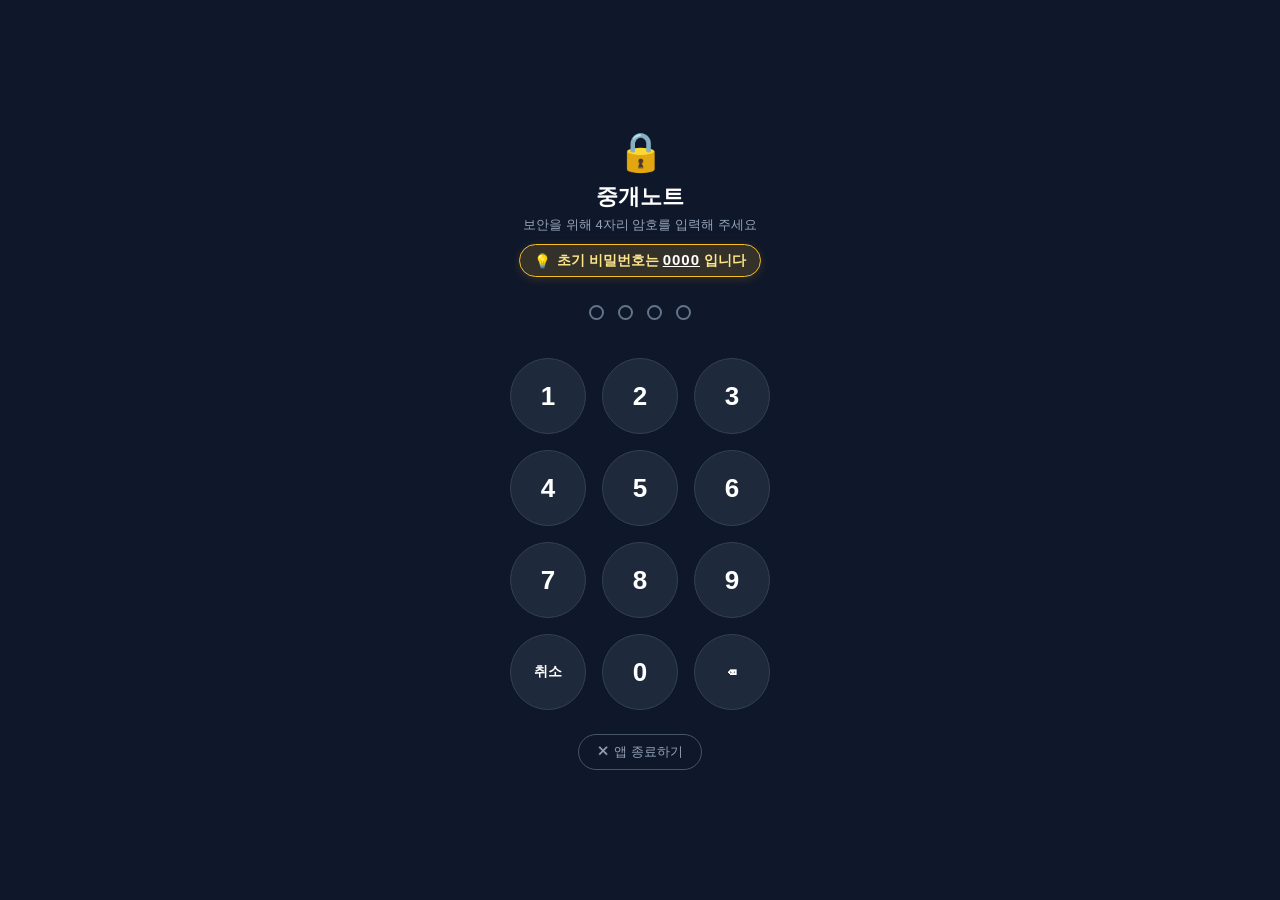
<file: index.html>
<!DOCTYPE html>
<html lang="ko">
<head>
  <meta charset="UTF-8">
  <meta name="viewport" content="width=device-width, initial-scale=1.0, maximum-scale=1.0, user-scalable=no, viewport-fit=cover">
  <title>중개노트 - 공인중개사 현장 수첩</title>
  <link rel="stylesheet" href="style.css?v=20261118_indigo_theme">
</head>
<body>

  
  <!-- 매물 정리(보관 vs 삭제) 모달 -->
  <div class="modal-overlay" id="organizeModal">
    <div class="modal-sheet" style="max-width: 420px; margin: auto; border-radius: 16px;">
      <div class="modal-title">
        <span>📦 매물 보관 및 삭제</span>
        <span style="cursor: pointer; color: #64748b;" onclick="closeModal('organizeModal')">✕</span>
      </div>
      <input type="hidden" id="targetOrganizePropId">
      
      <div style="margin-bottom: 14px;">
        <div id="targetOrganizePropName" style="font-size: 16px; font-weight: 800; color: #1e293b; margin-bottom: 4px;"></div>
        <p style="font-size: 13px; color: #64748b; line-height: 1.5;">
          이 매물을 어떻게 처리할까요? 소중한 비밀번호와 임대인 연락처는 언제든 다시 쓸 수 있도록 <b>보관</b>을 추천합니다.
        </p>
      </div>

      <div style="display: flex; flex-direction: column; gap: 10px;">
        <!-- 숨기기/보관 버튼 -->
        <button type="button" onclick="archiveCurrentProperty()" style="
          background: #eff6ff; 
          border: 1.5px solid #3b82f6; 
          border-radius: 10px; 
          padding: 12px 14px; 
          text-align: left; 
          cursor: pointer;
        ">
          <div style="font-size: 14px; font-weight: 800; color: #1d4ed8; display: flex; align-items: center; justify-content: space-between;">
            <span>📦 보관하기 (목록에서 숨김)</span>
            <span style="background: #2563eb; color: white; font-size: 11px; padding: 2px 7px; border-radius: 10px;">권장</span>
          </div>
          <div style="font-size: 12px; color: #475569; margin-top: 4px; line-height: 1.4;">
            메인 목록에서 깔끔하게 숨겨집니다. 비번/임대인 정보는 안전하게 보존되며 언제든 다시 살릴 수 있습니다.
          </div>
        </button>

        <!-- 완전 삭제 버튼 -->
        <button type="button" onclick="permanentlyDeleteCurrentProperty()" style="
          background: #fef2f2; 
          border: 1.5px solid #fecaca; 
          border-radius: 10px; 
          padding: 12px 14px; 
          text-align: left; 
          cursor: pointer;
        ">
          <div style="font-size: 14px; font-weight: 800; color: #dc2626;">
            🗑️ 완전 삭제 (영구 제거)
          </div>
          <div style="font-size: 12px; color: #991b1b; margin-top: 4px; line-height: 1.4;">
            물건지 비밀번호와 모든 기록을 복구할 수 없도록 완전히 삭제합니다.
          </div>
        </button>
      </div>

      <div style="margin-top: 14px; text-align: center;">
        <button type="button" class="btn-top" style="width: 100%; padding: 10px;" onclick="closeModal('organizeModal')">취소</button>
      </div>
    </div>
  </div>

  <!-- PIN Lock Screen -->
  <div id="lockScreen">
    <div style="font-size: 38px; margin-bottom: 8px;">🔒</div>
    <div style="font-size: 22px; font-weight: 900;">중개노트</div>
    <div style="font-size: 13px; color: #94a3b8; margin-top: 4px;">보안을 위해 4자리 암호를 입력해 주세요</div>
    <div id="lockInitialPinHint" style="display: inline-flex; align-items: center; gap: 6px; margin-top: 10px; background: rgba(251, 191, 36, 0.15); border: 1.5px solid #fbbf24; color: #fde68a; padding: 6px 14px; border-radius: 20px; font-size: 13.5px; font-weight: 800; box-shadow: 0 2px 10px rgba(251, 191, 36, 0.15);">
      <span>💡</span>
      <span>초기 비밀번호는 <b style="color: #ffffff; font-size: 15px; letter-spacing: 1px; text-decoration: underline;">0000</b> 입니다</span>
    </div>
    <div class="pin-dots">
      <div class="pin-dot" id="dot0"></div>
      <div class="pin-dot" id="dot1"></div>
      <div class="pin-dot" id="dot2"></div>
      <div class="pin-dot" id="dot3"></div>
    </div>
    <div class="pin-pad">
        <button type="button" class="pin-key" onclick="pressPin('1')">1</button>
        <button type="button" class="pin-key" onclick="pressPin('2')">2</button>
        <button type="button" class="pin-key" onclick="pressPin('3')">3</button>
        <button type="button" class="pin-key" onclick="pressPin('4')">4</button>
        <button type="button" class="pin-key" onclick="pressPin('5')">5</button>
        <button type="button" class="pin-key" onclick="pressPin('6')">6</button>
        <button type="button" class="pin-key" onclick="pressPin('7')">7</button>
        <button type="button" class="pin-key" onclick="pressPin('8')">8</button>
        <button type="button" class="pin-key" onclick="pressPin('9')">9</button>
        <button type="button" class="pin-key" style="font-size: 14px;" onclick="clearPin()">취소</button>
        <button type="button" class="pin-key" onclick="pressPin('0')">0</button>
        <button type="button" class="pin-key" style="font-size: 16px;" onclick="backspacePin()">⌫</button>
      </div>
    <button type="button" onclick="exitOrCloseApp()" style="margin-top: 24px; background: none; border: 1px solid #475569; color: #94a3b8; padding: 8px 18px; border-radius: 20px; font-size: 13px; cursor: pointer;">
      ✕ 앱 종료하기
    </button>
  </div>

  <!-- Initial PIN Alert Banner -->
  <div id="initialPinBanner" style="display:flex;">
    <div class="banner-left">
      <span>🔒</span>
      <span>초기비밀번호(0000) 사용 중입니다. 나만의 암호로 변경해 주세요!</span>
    </div>
    <button class="banner-btn" onclick="openSettingsModal()">변경하기 →</button>
  </div>

  <!-- Header -->
  <header>
    <div class="header-title">
      <span>🏡 중개노트</span>
    </div>
    <div class="header-btns">
      <button class="btn-top primary" onclick="openNewPropertyModal()" title="새로운 매물 주소 등록" style="background:#2563eb; color:#ffffff; border-color:#1d4ed8; font-weight:800;">➕ 새 매물</button>
      <button class="btn-top" onclick="openSessionHistoryModal()" title="지난 손님 안내/방문 기록 보관함 열기" style="background:#eff6ff; color:#1d4ed8; border-color:#93c5fd; font-weight:800;">🗂️ 지난 손님</button>
      <button class="btn-top" onclick="lockApp()" style="color:#dc2626; border-color:#fca5a5; background:#fef2f2; font-weight:800;" title="안전하게 로그아웃 및 종료">🚪 로그아웃</button>
      <button class="btn-top icon-only" onclick="openSettingsModal()" title="설정">⚙️</button>
    </div>
  </header>

  <div class="main-wrap">
    <!-- 업데이트 한 줄 공지 (소식지 터 대체) -->
    <div style="background: #F5F3FF; border: 1px solid #DDD6FE; border-radius: 8px; padding: 7px 12px; margin-bottom: 8px; display: flex; align-items: center; justify-content: space-between; font-size: 12.5px; box-shadow: 0 1px 3px rgba(0,0,0,0.02);">
      <div style="display: flex; align-items: center; gap: 6px; overflow: hidden; white-space: nowrap; text-overflow: ellipsis;">
        <span style="background: #6366F1; color: #FFFFFF; font-size: 10.5px; font-weight: 800; padding: 2px 6px; border-radius: 4px; flex-shrink: 0;">📌 NEW 업데이트</span>
        <span style="color: #4C1D95; font-weight: 700; overflow: hidden; white-space: nowrap; text-overflow: ellipsis;">
          워킹 손님 &amp; 공과금 정산용 [📌 상단 고정] 1초 우선배치 오픈!
        </span>
      </div>
      <a href="guide.html" target="_blank" rel="noopener noreferrer" style="color: #6D28D9; font-weight: 800; text-decoration: none; font-size: 11.5px; white-space: nowrap; margin-left: 8px; flex-shrink: 0;">
        사용법 ↗
      </a>
    </div>

    <!-- Quick Dong Filter & Search -->
    <div class="filter-bar" id="dongPills"></div>
    <div class="search-wrap">
      <input type="text" id="searchInput" class="search-box" placeholder="🔍 지번, 건물명, 동·호수, 전화번호 검색..." oninput="onSearchInputChanged()">
      <button type="button" id="btnSearchClear" class="btn-search-clear" onclick="clearSearchInput()" title="검색어 지우기">✕</button>
    </div>

    <!-- Showing Session Tags Bar (손님 쇼잉 투어 태그 바) -->
    <div class="showing-session-bar" id="showingSessionBar"></div>
    <div id="showingActiveBannerContainer"></div>

    <!-- Count Bar (보관함 매물 수 표시) -->
    <div class="sort-bar">
      <span style="font-size:13px; font-weight:700; color:#64748b;" id="propCount">총 0개 집</span>
    </div>

    <!-- Address-Centric Cards List -->
    <div id="addressCardsList"></div>
  </div>

  <!-- Modal: 새 집(주소) & 쇼잉 등록 및 물건지 수정 -->
  <div class="modal-overlay" id="propModal">
    <div class="modal-sheet">
      <div class="modal-title">
        <span id="propModalTitle">🏡 새 집(주소) 등록</span>
        <span style="cursor: pointer; color: #64748b;" onclick="closeModal('propModal')">✕</span>
      </div>
      <form id="propForm" onsubmit="savePropertyAndShowing(event)">
        <input type="hidden" id="editPropId">
        <!-- 1. 주소 -->
        <div class="form-group">
          <label class="form-label">1. 동 선택</label>
          <div class="chips" id="modalDongChips"></div>
          <input type="hidden" id="formDong" required>
        </div>

        <div class="form-group">
          <label class="form-label">지번 <span style="color:red">*</span></label>
          <input type="text" id="formJibun" class="form-input" placeholder="예: 234-12 (번지수)" required oninput="onJibunOrDongChanged()">
        </div>

        <div class="form-group">
          <label class="form-label">건물 / 단지명 (선택)</label>
          <input type="text" id="formBuilding" class="form-input" placeholder="예: 성산시영, 고건빌라, 현대아파트">
        </div>

        <div class="form-row-2">
          <div class="form-group">
            <label class="form-label">건물 동 (아파트인 경우)</label>
            <input type="text" id="formBDong" class="form-input" placeholder="예: 101동, 가동 (빌라는 비워두기)" oninput="onJibunOrDongChanged()">
          </div>
          <div class="form-group">
            <label class="form-label">호수 / 층수 (선택)</label>
            <input type="text" id="formHo" class="form-input" placeholder="예: 302호, 2층 (호수가 없으면 비워두기)" oninput="updatePasswordFieldsVisibility()">
          </div>
        </div>

        <!-- 2. 비밀번호 & 임대인 -->
        <div id="commonPwNoticeBar" style="display:none; background:#eff6ff; border:1px solid #bfdbfe; border-radius:8px; padding:8px 12px; margin-bottom:10px; font-size:12.5px; color:#1e40af; justify-content:space-between; align-items:center;">
          <span>🔑 이 건물(동) 공동현관 비번: <b id="commonPwNoticeVal">없음</b></span>
          <button type="button" onclick="toggleForceShowCommonPw()" style="background:#ffffff; border:1px solid #93c5fd; color:#2563eb; font-size:11px; font-weight:800; padding:3px 8px; border-radius:6px; cursor:pointer;">공동비번 변경</button>
        </div>

        <div class="form-row-2" id="pwRowContainer">
          <div class="form-group" id="commonPwGroup">
            <label class="form-label">공동현관 비번 <span style="font-size:11px; color:#2563eb; font-weight:normal;">(건물/동 공통)</span></label>
            <input type="text" id="formCommonPw" class="form-input" placeholder="예: #1234* / 종1234">
          </div>
          <div class="form-group" id="doorPwGroup">
            <label class="form-label" id="doorPwLabel">세대 도어락 비번</label>
            <input type="text" id="formDoorPw" class="form-input" placeholder="예: 5678*">
          </div>
        </div>

        <div class="form-row-2">
          <div class="form-group">
            <label class="form-label">비번 확인처 (임대인 등)</label>
            <input type="text" id="formOwnerName" class="form-input" placeholder="예: 집주인, 관리인">
          </div>
          <div class="form-group">
            <label class="form-label">임대인 연락처</label>
            <input type="tel" id="formOwnerPhone" class="form-input" placeholder="010-0000-0000">
          </div>
        </div>

        <div class="form-row-2">
          <div class="form-group">
            <label class="form-label" style="color:#0284c7;">현재 세입자(거주자) 호칭</label>
            <input type="text" id="formTenantName" class="form-input" placeholder="예: 세입자, 201호분">
          </div>
          <div class="form-group">
            <label class="form-label" style="color:#0284c7;">세입자 연락처 (방문 전 통화용)</label>
            <input type="tel" id="formTenantPhone" class="form-input" placeholder="010-0000-0000">
          </div>
        </div>

        <div class="form-group">
          <label class="form-label">💡 물건지 특이사항 메모 (자유 기록)</label>
          <textarea id="formPropMemo" class="form-textarea" rows="2" placeholder="예: 주차 1대 무료, 반려견 있음, 오후 2시 이후 방문 희망 등"></textarea>
        </div>

        <!-- 상단 고정 체크박스 -->
        <div style="background: #f5f3ff; border: 1.5px solid #ddd6fe; border-radius: 8px; padding: 10px 12px; margin-bottom: 12px; display: flex; align-items: center; justify-content: space-between;">
          <div>
            <div style="font-size: 13.5px; font-weight: 800; color: #5b21b6; display: flex; align-items: center; gap: 4px;">
              <span>📌</span>
              <span>목록 최상단 우선 고정 물건</span>
            </div>
            <div style="font-size: 11.5px; color: #6d28d9; margin-top: 2px;">
              워킹 손님 안내, 공과금 정산 등 당장 집중할 매물을 맨 위에 띄웁니다.
            </div>
          </div>
          <label style="position: relative; display: inline-flex; align-items: center; cursor: pointer;">
            <input type="checkbox" id="formNeedsSettlement" style="width: 20px; height: 20px; accent-color: #6366f1; cursor: pointer;">
          </label>
        </div>

        <!-- 3. 바로 잡힌 쇼잉 약속이 있다면 (신규 등록 시에만 표시) -->
        <div id="propModalShowingSection" style="background: #f8fafc; border: 1px dashed #cbd5e1; border-radius: 8px; padding: 12px; margin-top: 10px;">
          <div style="font-size: 13px; font-weight: 800; color: #2563eb; margin-bottom: 8px;">
            🗓️ 지금 바로 보여줄 약속이 있나요? (선택)
          </div>
          <div class="form-row-2">
            <div class="form-group">
              <label class="form-label">약속 날짜</label>
              <input type="date" id="formDate" class="form-input">
            </div>
            <div class="form-group">
              <label class="form-label">약속 시간</label>
              <input type="time" id="formTime" class="form-input">
            </div>
          </div>
          <div class="form-row-2">
            <div class="form-group">
              <label class="form-label">손님 연락처</label>
              <input type="tel" id="formClientPhone" class="form-input" placeholder="010-0000-0000" oninput="onPhoneInput(this.value)">
            </div>
            <div class="form-group">
              <label class="form-label">손님 구분 (미입력시 자동)</label>
              <input type="text" id="formClientName" class="form-input" placeholder="예: 직방, 신혼부부">
            </div>
          </div>
          <div class="chips" style="margin-top: 4px;">
            <button type="button" class="chip" onclick="quickTag('직방손님')">직방</button>
            <button type="button" class="chip" onclick="quickTag('네이버손님')">네이버</button>
            <button type="button" class="chip" onclick="quickTag('신혼부부')">신혼부부</button>
            <button type="button" class="chip" onclick="quickTag('1인청년')">1인청년</button>
            <button type="button" class="chip" onclick="quickTag('LH/버팀목')">LH/버팀목</button>
          </div>
        </div>

        <button type="submit" id="propSubmitBtn" class="btn-submit">새 매물 저장 완료</button>
      </form>
    </div>
  </div>

  <!-- Modal: 기존 집에 쇼잉 약속 추가 -->
  <div class="modal-overlay" id="addShowingModal">
    <div class="modal-sheet">
      <div class="modal-title">
        <span id="addShowingPropTitle">🗓️ 약속 잡기</span>
        <span style="cursor: pointer; color: #64748b;" onclick="closeModal('addShowingModal')">✕</span>
      </div>
      <form onsubmit="saveNewShowingToProp(event)">
        <input type="hidden" id="targetPropId">
        <div class="form-row-2">
          <div class="form-group">
            <label class="form-label">약속 날짜 <span style="color:red">*</span></label>
            <input type="date" id="addDate" class="form-input" required>
          </div>
          <div class="form-group">
            <label class="form-label">약속 시간 <span style="color:red">*</span></label>
            <input type="time" id="addTime" class="form-input" value="14:00" required>
          </div>
        </div>
        <div class="form-row-2">
          <div class="form-group">
            <label class="form-label">손님 연락처</label>
            <input type="tel" id="addClientPhone" class="form-input" placeholder="010-0000-0000" oninput="onAddPhoneInput(this.value)">
          </div>
          <div class="form-group">
            <label class="form-label">손님 구분 (미입력시 자동)</label>
            <input type="text" id="addClientName" class="form-input" placeholder="예: 직방, 신혼부부">
          </div>
        </div>
        <div class="chips">
          <button type="button" class="chip" onclick="quickAddTag('직방손님')">직방</button>
          <button type="button" class="chip" onclick="quickAddTag('네이버손님')">네이버</button>
          <button type="button" class="chip" onclick="quickAddTag('신혼부부')">신혼부부</button>
          <button type="button" class="chip" onclick="quickAddTag('1인청년')">1인청년</button>
          <button type="button" class="chip" onclick="quickAddTag('LH/버팀목')">LH/버팀목</button>
        </div>
        <div class="form-group" style="margin-top: 8px;">
          <label class="form-label">사전 메모</label>
          <input type="text" id="addMemo" class="form-input" placeholder="예: 전세 2억 희망, 주차 문의">
        </div>
        <button type="submit" class="btn-submit">약속 등록하기</button>
      </form>
    </div>
  </div>

  <!-- Modal: 새 손님 등록 (보여줄 집 묶음) -->
  <div class="modal-overlay" id="newShowingSessionModal">
    <div class="modal-sheet" style="max-width: 440px; margin: auto; border-radius: 16px;">
      <div class="modal-title">
        <span>👤 새 손님 등록 (보여줄 집 묶기)</span>
        <span style="cursor: pointer; color: #64748b;" onclick="closeModal('newShowingSessionModal')">✕</span>
      </div>
      <form onsubmit="createNewShowingSession(event)">
        <div class="form-row-2">
          <div class="form-group">
            <label class="form-label">방문 / 약속 날짜 <span style="color:red">*</span></label>
            <input type="date" id="sessionDate" class="form-input" required>
          </div>
          <div class="form-group">
            <label class="form-label">약속 시간</label>
            <input type="time" id="sessionTime" class="form-input" value="14:00">
          </div>
        </div>
        <div class="form-row-2">
          <div class="form-group">
            <label class="form-label">손님 전화번호 (뒷4자리 or 전체) <span style="color:red">*</span></label>
            <input type="tel" id="sessionPhone" class="form-input" placeholder="예: 5678 또는 010-1234-5678" required>
          </div>
          <div class="form-group">
            <label class="form-label">손님 구분 / 성함 (선택)</label>
            <input type="text" id="sessionClientName" class="form-input" placeholder="예: 직방, 신혼부부, 김사장">
          </div>
        </div>
        <div class="chips" style="margin-bottom: 8px;">
          <button type="button" class="chip" onclick="document.getElementById('sessionClientName').value='직방'">직방</button>
          <button type="button" class="chip" onclick="document.getElementById('sessionClientName').value='네이버'">네이버</button>
          <button type="button" class="chip" onclick="document.getElementById('sessionClientName').value='신혼부부'">신혼부부</button>
          <button type="button" class="chip" onclick="document.getElementById('sessionClientName').value='청년/버팀목'">청년/버팀목</button>
        </div>
        <div class="form-group">
          <label class="form-label">💡 손님 희망조건 / 메모 (선택)</label>
          <input type="text" id="sessionMemo" class="form-input" placeholder="예: 전세 3억 이하, 주차 1대 필수, 12월 말 입주">
        </div>
        <button type="submit" class="btn-submit" style="margin-top: 10px;">👤 손님 등록 및 보여줄 집 담기</button>
      </form>
    </div>
  </div>

  <!-- Modal: 쇼잉 완료 결과 메모 -->
  <div class="modal-overlay" id="feedbackModal">
    <div class="modal-sheet">
      <div class="modal-title">
        <span>📝 손님 반응 / 결과 기록</span>
        <span style="cursor: pointer; color: #64748b;" onclick="closeModal('feedbackModal')">✕</span>
      </div>
      <input type="hidden" id="feedbackShowingId">
      <div class="form-group">
        <label class="form-label">손님 반응 및 진행 상황</label>
        <textarea id="feedbackText" class="form-textarea" rows="4" placeholder="예: 방 채광은 좋아함. 보증금 1천만 깎아주면 계약하겠다고 함. 주말 재방문 예정"></textarea>
      </div>
      <button class="btn-submit" onclick="saveFeedback()">기록 저장</button>
    </div>
  </div>

  <!-- Modal: 지난 손님 안내/방문 기록 보관함 -->
  <div class="modal-overlay" id="sessionHistoryModal">
    <div class="modal-sheet" style="max-height: 85vh; overflow-y: auto;">
      <div class="modal-title">
        <span>🗂️ 지난 손님 안내/방문 기록</span>
        <span style="cursor: pointer; color: #64748b;" onclick="closeModal('sessionHistoryModal')">✕</span>
      </div>
      <div id="sessionHistoryList" style="display:flex; flex-direction:column; gap:10px; margin-top:8px;"></div>
    </div>
  </div>

  <!-- Modal: 설정 -->
  <div class="modal-overlay" id="settingsModal">
    <div class="modal-sheet">
      <div class="modal-title">
        <span>⚙️ 환경 설정</span>
        <span style="cursor: pointer; color: #64748b;" onclick="closeModal('settingsModal')">✕</span>
      </div>

      <!-- 대표 공인중개사 모바일 명함 바로가기 -->
      <a href="https://no1korealtor.github.io/realtor-card/" target="_blank" style="display: flex; align-items: center; justify-content: space-between; margin-bottom: 14px; background: linear-gradient(135deg, #1e40af 0%, #2563eb 100%); color: white; border-radius: 12px; padding: 14px 16px; text-decoration: none; box-shadow: 0 4px 12px rgba(37, 99, 235, 0.2);">
        <div style="display: flex; align-items: center; gap: 10px;">
          <span style="font-size: 24px;">🪪</span>
          <div>
            <div style="font-size: 14.5px; font-weight: 800;">조항준 대표 공인중개사 명함</div>
            <div style="font-size: 11.5px; opacity: 0.9;">신대림공인중개사사무소 · 모바일 명함 및 정보 공개</div>
          </div>
        </div>
        <span style="font-size: 13px; font-weight: 800; background: rgba(255,255,255,0.2); padding: 4px 10px; border-radius: 20px;">보기 →</span>
      </a>

      <!-- [예고] 사무소 팀 공유 & 퇴사자 데이터 보안 관리 솔루션 -->
      <div style="margin-bottom: 16px; background: linear-gradient(135deg, #eff6ff 0%, #dbeafe 100%); border: 1.5px solid #93c5fd; border-radius: 10px; padding: 13px 14px;">
        <div style="display: flex; align-items: center; justify-content: space-between; margin-bottom: 6px;">
          <span style="font-size: 14px; font-weight: 900; color: #1e40af; display: flex; align-items: center; gap: 5px;">
            👥 사무소 팀 공유 & 보안 관리
          </span>
          <span style="background: #2563eb; color: white; font-size: 10.5px; font-weight: 800; padding: 2px 7px; border-radius: 10px;">
            준비 중
          </span>
        </div>
        <p style="font-size: 12px; color: #334155; line-height: 1.45; margin-bottom: 10px;">
          대표 공인중개사의 영업비밀(도어락/연락처)을 안전하게 지키고, 직원들과 실시간 매물을 동기화하는 스마트 오피스 솔루션입니다.
        </p>
        <button type="button" class="btn-top" style="width: 100%; background: #2563eb; color: white; border: none; font-weight: 800; padding: 9px;" onclick="openTeamPreviewModal()">
          🏢 사무소 팀 공유 & 보안 솔루션 안내 보기 →
        </button>
      </div>

      <!-- 내 활동 동 목록 관리 -->
      <div style="margin-bottom: 16px;">
        <label class="form-label">📍 내 활동 동 목록 (상단 필터 칩)</label>
        <div class="chips" id="settingsDongChips"></div>
        <div style="display:flex; gap:6px; margin-top:8px;">
          <input type="text" id="newDongText" class="form-input" placeholder="새로운 동 이름 (예: 연남동)">
          <button type="button" class="btn-top primary" onclick="addDong()">추가</button>
        </div>
      </div>

      <!-- 지도 검색용 기준 시/구 -->
      <div style="margin-bottom: 16px;">
        <label class="form-label">기본 시/구 (네이버 지도 검색용)</label>
        <input type="text" id="baseDistrict" class="form-input" onchange="settings.baseDistrict=this.value; saveData();">
      </div>

      <div style="margin-bottom: 16px; background: #f8fafc; padding: 12px; border-radius: 8px; border: 1px solid var(--border);">
        <label class="form-label" style="margin-bottom: 8px;">🔒 보안 암호(PIN) 4자리 변경</label>
        <div style="display: flex; flex-direction: column; gap: 8px;">
          <input type="password" id="newPinInput" class="form-input" maxlength="4" placeholder="새 암호 (숫자 4자리)" style="text-align: center; letter-spacing: 4px; font-size: 16px;">
          <input type="password" id="confirmPinInput" class="form-input" maxlength="4" placeholder="새 암호 한 번 더 확인" style="text-align: center; letter-spacing: 4px; font-size: 16px;">
          <button type="button" class="btn-top primary" style="width: 100%; padding: 10px; font-weight: 800;" onclick="updatePin()">암호 변경 저장</button>
        </div>
      </div>
      <div style="margin-top: 16px; padding-top: 12px; border-top: 1px dashed var(--border);">
        <label class="form-label">🛡️ 공인중개사 자산 보호 (자동 스냅샷 & 암호화 금고)</label>
        <p style="font-size:12px; color:#64748b; margin-bottom:8px;">
          앱을 삭제해도 스마트폰 공용 저장소(Documents)에 AES-256으로 암호화 보관되어, 재설치 시 암호만 치면 100% 복구됩니다.
        </p>
        <div style="display:flex; flex-direction:column; gap:6px;">
          <button class="btn-top" type="button" style="width:100%; border-color:#3b82f6; color:#1d4ed8; font-weight:800;" onclick="restoreLatestSnapshot()">🔄 직전 저장 상태로 되돌리기 (실수 복구)</button>
          <button class="btn-top" type="button" style="width:100%; border-color:#10b981; color:#047857; font-weight:800;" onclick="exportEncryptedVaultFile()">🔐 암호화 금고 파일 내보내기 (.enc)</button>
          <button class="btn-top" type="button" style="width:100%; border-color:#8b5cf6; color:#6d28d9; font-weight:800;" onclick="document.getElementById('importVaultFile').click()">📂 암호화 금고 파일 복원 (.enc)</button>
          <input type="file" id="importVaultFile" style="display:none;" accept=".enc,.json" onchange="importEncryptedVaultFile(event)">
        </div>
      </div>

      <div style="display:flex; gap:8px; margin-top:14px;">
        <button class="btn-top" style="flex:1;" onclick="exportData()">💾 일반 JSON 백업</button>
        <button class="btn-top" style="flex:1;" onclick="document.getElementById('importFile').click()">📂 복원</button>
        <input type="file" id="importFile" style="display:none;" accept=".json" onchange="importData(event)">
      </div>

      <!-- 지난 손님 안내/방문 기록 바로가기 -->
      <div style="margin-top: 14px; background: #f8fafc; border: 1.5px solid #cbd5e1; border-radius: 10px; padding: 12px 14px;">
        <div style="display: flex; align-items: center; justify-content: space-between; margin-bottom: 6px;">
          <span style="font-size: 13.5px; font-weight: 800; color: #1e293b; display: flex; align-items: center; gap: 5px;">
            🗂️ 지난 손님 안내/방문 기록 보관함
          </span>
          <button type="button" class="btn-top" onclick="openSessionHistoryModal()" style="font-size: 11.5px; font-weight: 800; padding: 3px 8px; border-color: #3b82f6; color: #1d4ed8; background: #eff6ff;">
            기록 열기 →
          </button>
        </div>
        <p style="font-size: 12px; color: #64748b; line-height: 1.45; margin: 0;">
          완료된 손님별 보여준 집 목록과 현장 피드백 메모를 날짜/전화번호로 찾아볼 수 있습니다.
        </p>
      </div>

      <!-- 공식 매뉴얼 & 버전 업데이트 안내 링크 -->
      <div style="margin-top: 14px; background: #fffdf5; border: 1.5px solid #fde68a; border-radius: 10px; padding: 12px 14px;">
        <div style="display: flex; align-items: center; justify-content: space-between; margin-bottom: 6px;">
          <span style="font-size: 13.5px; font-weight: 800; color: #b45309; display: flex; align-items: center; gap: 5px;">
            ☕ 개발자 따뜻한 커피 응원
          </span>
          <span style="font-size: 11px; font-weight: 700; color: #d97706;">카카오뱅크</span>
        </div>
        <p style="font-size: 12px; color: #78350f; line-height: 1.45; margin-bottom: 8px;">
          중개노트가 현장 업무에 도움이 되셨다면, 따뜻한 커피 한 잔의 응원으로 더 좋은 업데이트를 선물해 주세요! 🙏
        </p>
        <div style="background: #ffffff; border: 1px solid #fde68a; border-radius: 8px; padding: 10px 12px; display: flex; align-items: center; justify-content: space-between; gap: 6px;">
          <div>
            <div style="font-size: 13.5px; font-weight: 900; color: #1e293b;">카카오뱅크 3333-33-8298898</div>
            <div style="font-size: 11.5px; color: #64748b;">예금주: 조항준</div>
          </div>
          <button type="button" onclick="copyDonationAccountInApp()" class="btn-top" style="background:#f59e0b; color:white; border-color:#d97706; font-size:12px; font-weight:800; padding:6px 10px;">
            📋 복사
          </button>
        </div>
      </div>
      <div style="margin-top: 18px; padding-top: 14px; border-top: 1px dashed var(--border);">
        <div style="background: #f0fdf4; border: 1.5px solid #86efac; border-radius: 10px; padding: 12px 14px;">
          <div style="display: flex; align-items: center; justify-content: space-between; margin-bottom: 6px;">
            <span style="font-size: 13.5px; font-weight: 800; color: #166534; display: flex; align-items: center; gap: 5px;">
              📖 중개노트 공식 가이드 & 소식
            </span>
            <span style="background: #f59e0b; color: white; font-size: 11px; font-weight: 800; padding: 2px 7px; border-radius: 10px;">
              v1.0.4 NEW
            </span>
          </div>
          <p style="font-size: 12px; color: #374151; line-height: 1.45; margin-bottom: 10px;">
            새로운 기능 설명, 동·호수 묶음 관리법, 버전별 업데이트 내역을 <b>중개수첩.kr</b> 공식 홈페이지에서 확인하실 수 있습니다.
          </p>
          <a href="guide.html" target="_blank" style="
            display: flex; align-items: center; justify-content: center; gap: 6px;
            background: #15803d; color: white; text-decoration: none;
            padding: 10px; border-radius: 8px; font-size: 13px; font-weight: 800;
          ">
            🌐 사용 설명서 & 업데이트 소식 보러가기 →
          </a>
        </div>
      </div>
    </div>
  </div>

  <!-- Modal: 무료 플랜 한도(100개) 도달 안내 모달 -->
  <div class="modal-overlay" id="limitModal">
    <div class="modal-sheet" style="text-align: center; max-height: 85vh; overflow-y: auto;">
      <div style="font-size: 42px; margin-bottom: 6px;">👑</div>
      <div class="modal-title" style="justify-content: center; border: none; margin-bottom: 4px; font-size: 17px; color: #1e293b;">
        무료 플랜 보관 한도(100개)에 도달했습니다
      </div>
      <p style="font-size: 13px; color: #475569; margin-bottom: 14px; line-height: 1.55;">
        중개노트 개인 무료 에디션은 <b>최대 100개의 매물</b>까지 안전하게 보관하실 수 있습니다.<br>
        이미 등록된 매물은 <b style="color:#1d4ed8;">평생 무료로 조회 및 수정</b>이 가능합니다!
      </p>

      <!-- Tip Box: Archive Completed Deals -->
      <div style="background: #f8fafc; border: 1.5px solid #cbd5e1; border-radius: 10px; padding: 12px 14px; text-align: left; margin-bottom: 14px;">
        <div style="font-size: 13px; font-weight: 800; color: #0f172a; margin-bottom: 4px; display: flex; align-items: center; gap: 5px;">
          💡 여유 공간 확보 꿀팁 (계약완료 보관)
        </div>
        <div style="font-size: 12px; color: #475569; line-height: 1.5;">
          이미 계약이 완료된 매물은 <b>[📁 매물정리 ➔ 📦 숨기기 / 계약완료 보관]</b>을 누르시면, 소중한 도어락 비밀번호는 보존되면서 활성 보관 공간이 확보됩니다.
        </div>
      </div>

      <!-- Preview Pro Plan Banner -->
      <div style="background: linear-gradient(135deg, #eff6ff 0%, #dbeafe 100%); border: 1.5px solid #93c5fd; border-radius: 10px; padding: 12px 14px; text-align: left; margin-bottom: 16px;">
        <div style="font-size: 13px; font-weight: 800; color: #1e40af; margin-bottom: 4px; display: flex; align-items: center; justify-content: space-between;">
          <span>🏢 무제한 프로 비즈니스 플랜</span>
          <span style="background: #2563eb; color: white; font-size: 10px; font-weight: 800; padding: 2px 6px; border-radius: 8px;">출시 예정</span>
        </div>
        <div style="font-size: 12px; color: #334155; line-height: 1.45;">
          • <b>무제한 매물 보관</b><br>
          • <b>실시간 사무소 팀 공유 & 퇴사자 원격 보안 회수</b><br>
          • <b>사업자 인증 기반 마스터 라이선스</b>
        </div>
      </div>

      <div style="display: flex; gap: 8px;">
        <button type="button" class="btn-top" style="flex: 1; padding: 11px; font-weight: 700;" onclick="closeModal('limitModal')">확인</button>
        <button type="button" class="btn-top primary" style="flex: 1.2; padding: 11px; font-weight: 800;" onclick="closeModal('limitModal'); openTeamPreviewModal();">
          사무소 플랜 알아보기 →
        </button>
      </div>
    </div>
  </div>

  <!-- Modal: 사무소 팀 공유 & 퇴사자 보안 솔루션 안내 (Coming Soon) -->
  <div class="modal-overlay" id="teamPreviewModal">
    <div class="modal-sheet" style="max-height: 88vh; overflow-y: auto;">
      <div class="modal-title">
        <span style="color: #1e40af; font-size: 16px; font-weight: 900;">👥 사무소 팀 공유 & 데이터 보안 관리</span>
        <span style="cursor: pointer; color: #64748b;" onclick="closeModal('teamPreviewModal')">✕</span>
      </div>

      <!-- Hero Banner -->
      <div style="background: linear-gradient(135deg, #1e3a8a 0%, #2563eb 100%); color: white; border-radius: 12px; padding: 15px; margin-bottom: 14px;">
        <div style="font-size: 15px; font-weight: 900; margin-bottom: 4px;">🛡️ 대표님의 소중한 영업자산을 완벽히 보호합니다</div>
        <div style="font-size: 12.5px; opacity: 0.95; line-height: 1.5;">
          도어락 비밀번호, 임대인 개인 번호, 쇼잉 메모는 사무소의 핵심 재산입니다.<br>
          직원이 퇴사해도 정보 유출 걱정 없는 전용 보안 솔루션을 준비하고 있습니다.
        </div>
      </div>

      <!-- Key Features List -->
      <div style="display: flex; flex-direction: column; gap: 9px; margin-bottom: 14px;">
        <div style="background: #f8fafc; border: 1px solid #e2e8f0; border-radius: 8px; padding: 11px 12px;">
          <div style="font-size: 13.5px; font-weight: 800; color: #1d4ed8; margin-bottom: 3px;">🔑 1. 정식 공인중개사(사업자) 인증 마스터 권한</div>
          <div style="font-size: 12.5px; color: #475569; line-height: 1.45;">
            대표 공인중개사 자격 및 사업자등록증 확인을 통해 전용 마스터 키가 발급되며, 사무소 팀 관리 및 직원 초대 권한이 활성화됩니다.
          </div>
        </div>

        <div style="background: #f8fafc; border: 1px solid #e2e8f0; border-radius: 8px; padding: 11px 12px;">
          <div style="font-size: 13.5px; font-weight: 800; color: #1d4ed8; margin-bottom: 3px;">🚫 2. 직원 기기 외부 영구 백업 원천 차단</div>
          <div style="font-size: 12.5px; color: #475569; line-height: 1.45;">
            직원 스마트폰에는 공용 문서 백업(.enc) 생성을 원천 차단하여, 앱을 삭제하고 나가더라도 이전 장부를 임의로 복원할 수 없습니다.
          </div>
        </div>

        <div style="background: #f8fafc; border: 1px solid #e2e8f0; border-radius: 8px; padding: 11px 12px;">
          <div style="font-size: 13.5px; font-weight: 800; color: #1d4ed8; margin-bottom: 3px;">⚡ 3. 퇴사 시 원격 권한 회수 & 데이터 즉시 파기 (Remote Wipe)</div>
          <div style="font-size: 12.5px; color: #475569; line-height: 1.45;">
            대표님이 관리창에서 클릭 한 번으로 퇴사 처리 시, 해당 직원 폰의 사무소 매물과 도어락 비밀번호가 흔적 없이 100% 자동 소멸됩니다.
          </div>
        </div>

        <div style="background: #f8fafc; border: 1px solid #e2e8f0; border-radius: 8px; padding: 11px 12px;">
          <div style="font-size: 13.5px; font-weight: 800; color: #1d4ed8; margin-bottom: 3px;">📶 4. 지하 1층 상가·엘리베이터 음영지역 무중단 (오프라인 퍼스트)</div>
          <div style="font-size: 12.5px; color: #475569; line-height: 1.45;">
            인터넷 전파가 터지지 않는 지하층에서도 멈춤 없이 0.001초 만에 도어락 번호가 즉시 열리는 고성능 자체 엔진이 적용됩니다.
          </div>
        </div>
      </div>

      <!-- Policy notice box -->
      <div style="background: #fffbeb; border: 1.5px solid #fde68a; border-radius: 8px; padding: 11px 13px; margin-bottom: 14px;">
        <div style="font-size: 12.5px; font-weight: 800; color: #92400e; margin-bottom: 3px;">📢 서비스 운영 정책(Policy) 안내</div>
        <div style="font-size: 12px; color: #78350f; line-height: 1.5;">
          현재 현장 무중단 동기화 안정성 검증과 공인중개사 자산 보호 세부 운영 규정을 면밀히 검토하고 있습니다.<br>
          구체적인 정책 및 이용 절차가 확정되는 대로 정식 가동될 예정이오니 많은 기대와 성원 부탁드립니다.
        </div>
      </div>

      <div style="display: flex; gap: 8px;">
        <button type="button" class="btn-top" style="flex: 1; padding: 11px; font-weight: 700;" onclick="closeModal('teamPreviewModal')">닫기</button>
        <a href="guide.html#sec-team-preview" target="_blank" class="btn-top primary" style="flex: 1.3; padding: 11px; font-weight: 800; text-align: center; text-decoration: none;" onclick="closeModal('teamPreviewModal')">
          📖 매뉴얼에서 자세히 보기 →
        </a>
      </div>
    </div>
  </div>

  <!-- Modal: 암호화 금고 복구 안내 모달 (재설치 시 자동 감지) -->
  <div class="modal-overlay" id="vaultRecoveryModal">
    <div class="modal-sheet" style="text-align: center;">
      <div style="font-size: 42px; margin-bottom: 8px;">🛡️</div>
      <div class="modal-title" style="justify-content: center; border: none; margin-bottom: 6px;">이전 보안 금고가 발견되었습니다!</div>
      <p style="font-size: 13px; color: #475569; margin-bottom: 16px; line-height: 1.5;">
        앱이 새로 설치되었지만 스마트폰에 안전하게 암호화 보관된 <b>중개사 자산 장부</b>가 감지되었습니다.<br>
        이전에 사용하시던 비밀번호(PIN)를 입력하시면 즉시 복원됩니다.
      </p>
      <input type="password" id="vaultRecoveryPinInput" class="form-input" maxlength="6" placeholder="기존 비밀번호 입력" style="text-align: center; font-size: 20px; letter-spacing: 4px; margin-bottom: 12px;">
      <div style="display: flex; gap: 8px;">
        <button type="button" class="btn-top" style="flex: 1;" onclick="closeModal('vaultRecoveryModal')">새로 시작하기</button>
        <button type="button" class="btn-top primary" style="flex: 1; font-weight: 800;" onclick="submitVaultRecovery()">금고 데이터 복구</button>
      </div>
    </div>
  </div>

    <!-- Floating Manual Button (항상 노출되는 사용 설명서 바로가기) -->
  <div class="floating-bottom-dock">
    <a href="https://no1korealtor.github.io/realtor-card/" target="_blank" class="btn-floating-pill btn-floating-profile" title="대표 공인중개사 모바일 명함 & 신뢰 정보">
      <span>🪪</span>
      <span>소장 명함</span>
    </a>
    <a href="guide.html" target="_blank" class="btn-floating-pill btn-floating-guide" title="중개노트 사용 설명서 보기">
      <span>📖</span>
      <span>사용설명서</span>
    </a>
  </div>

  <div id="toast"></div>

  <script src="app.js?v=20261118_pin_feature" defer></script>
</body>
</html>
</file>
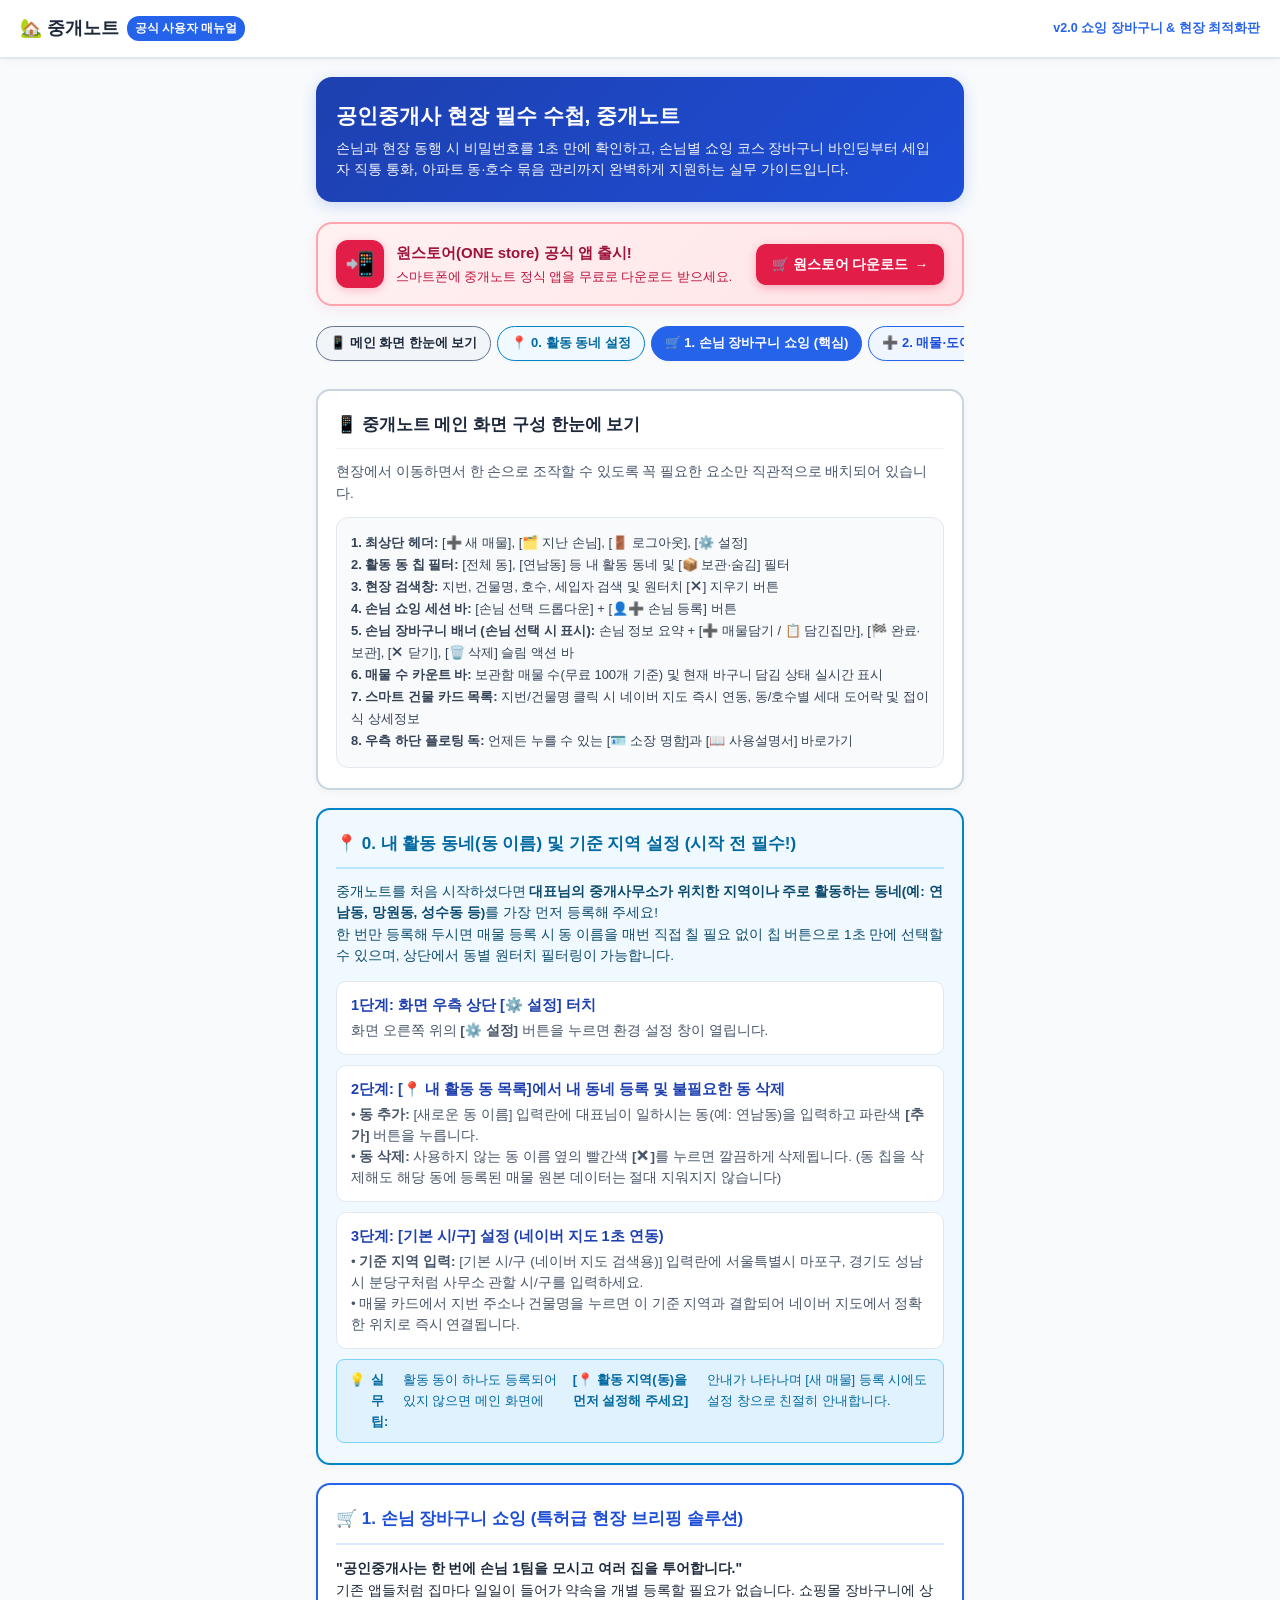
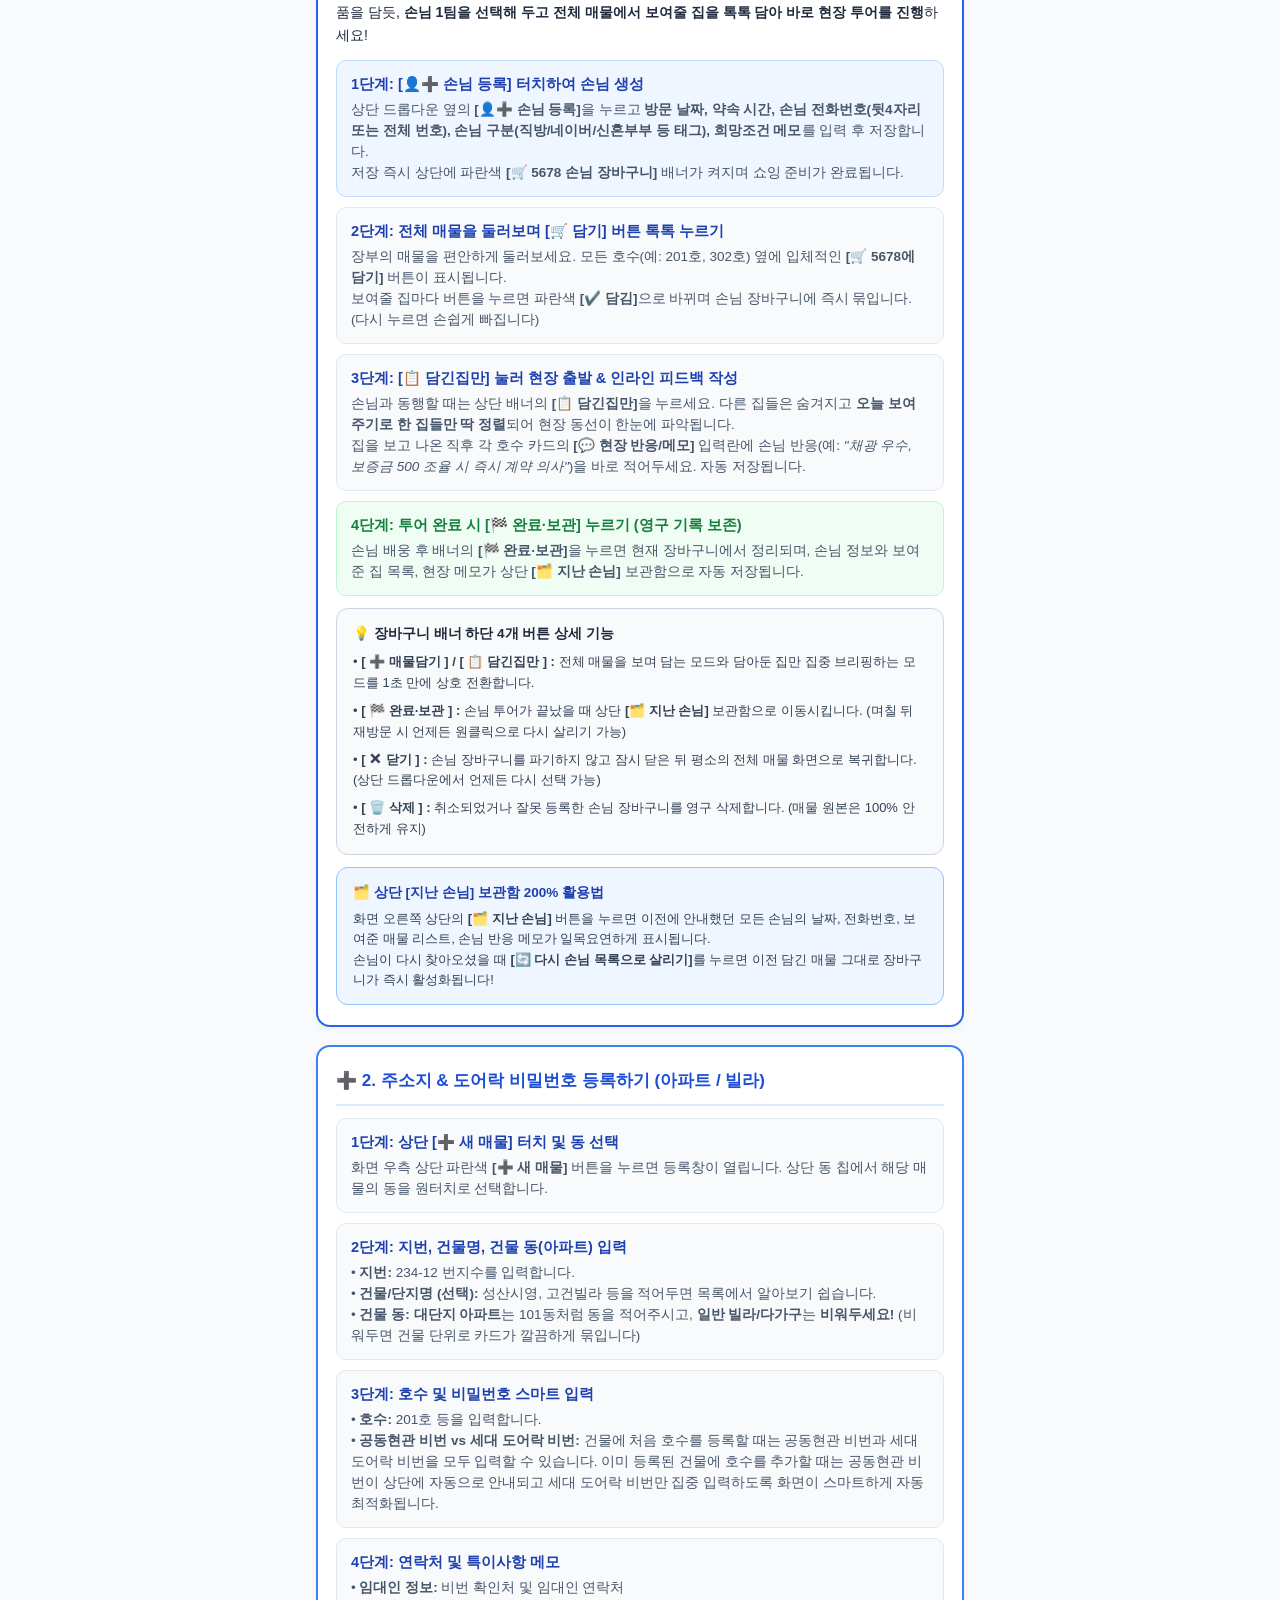
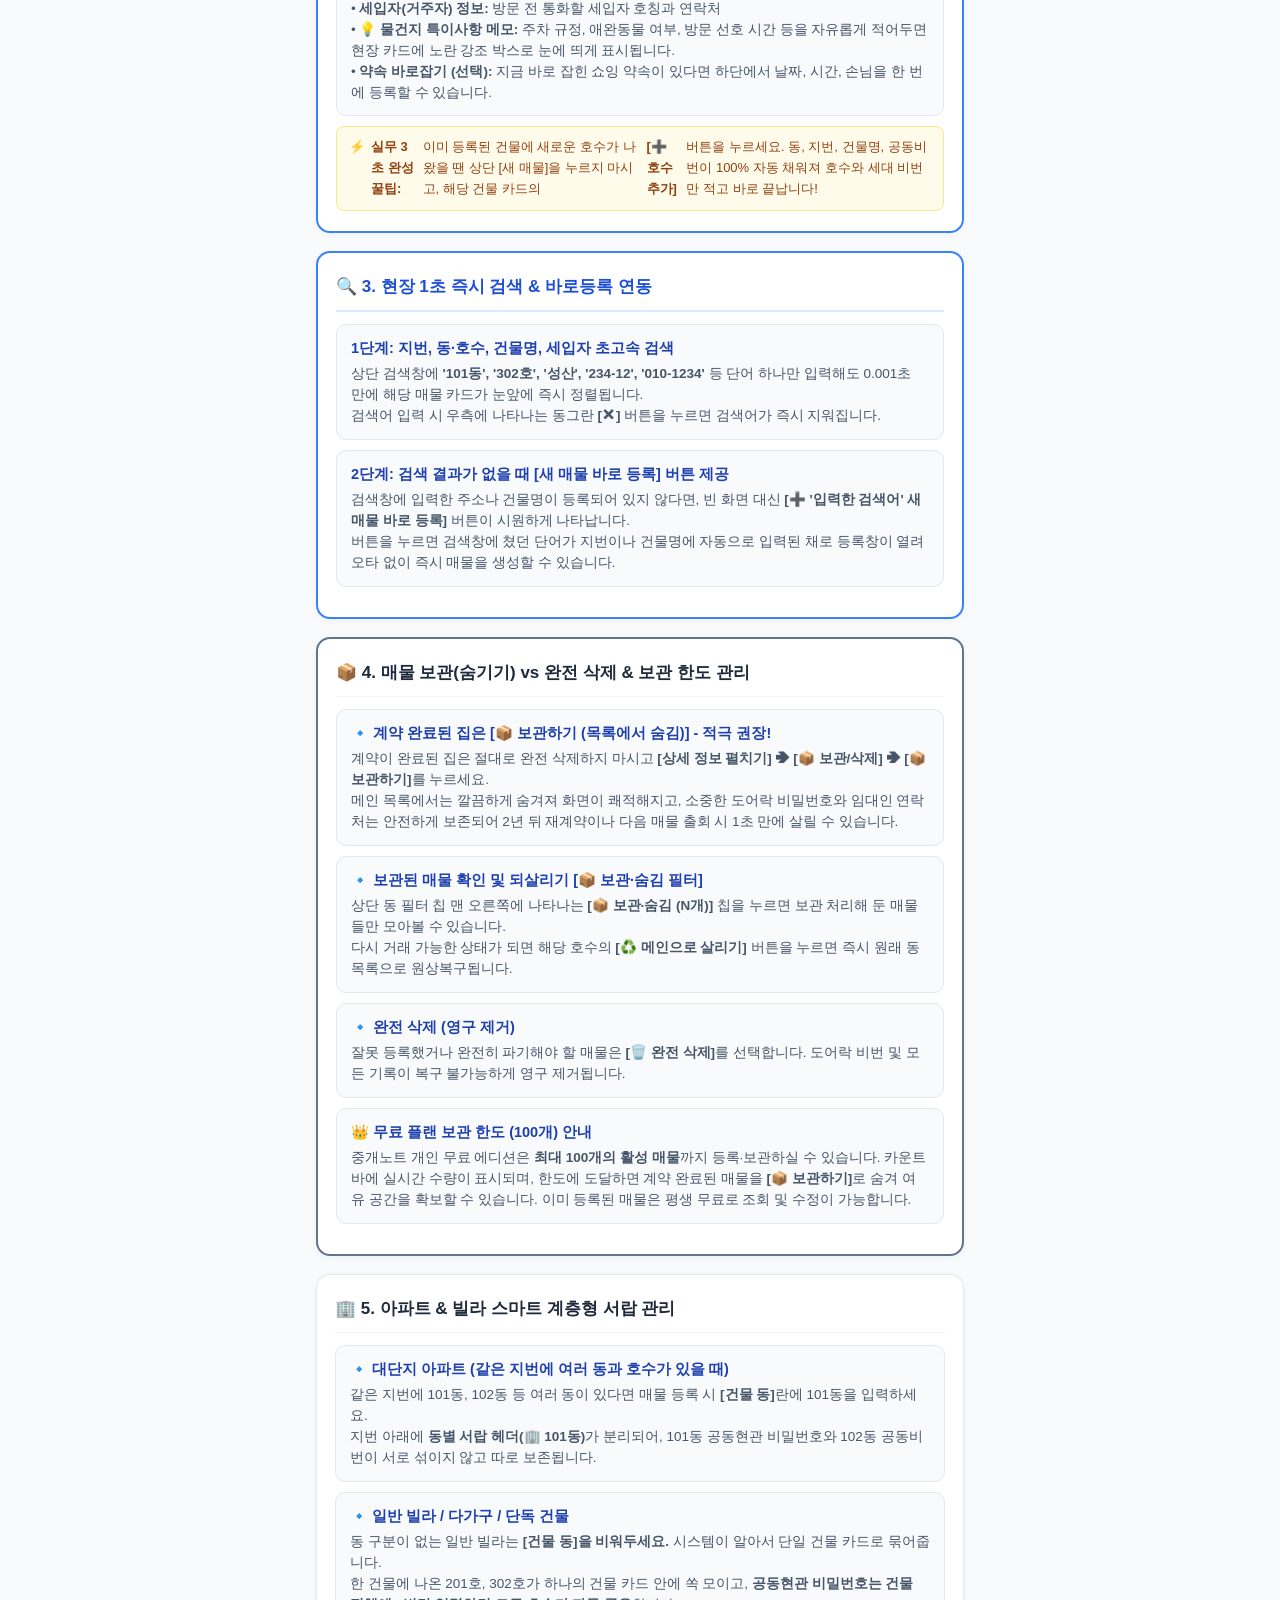
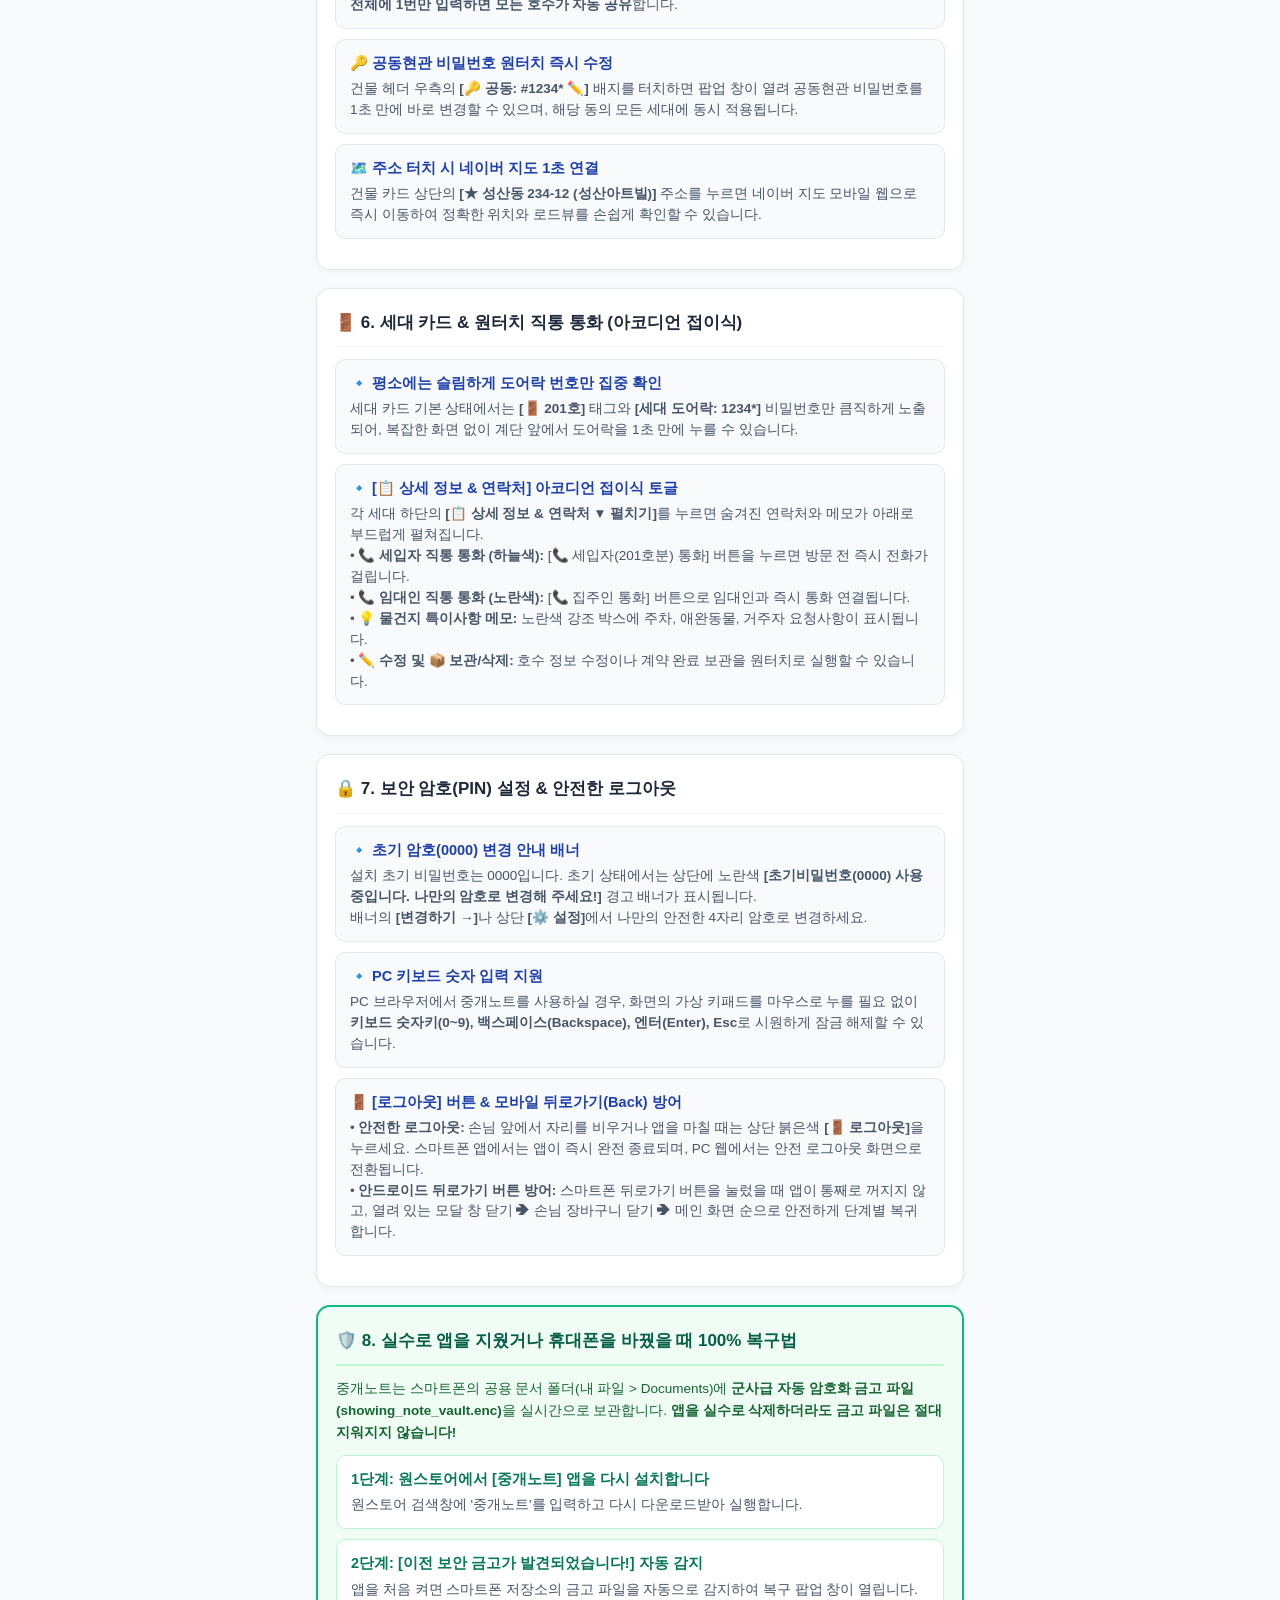
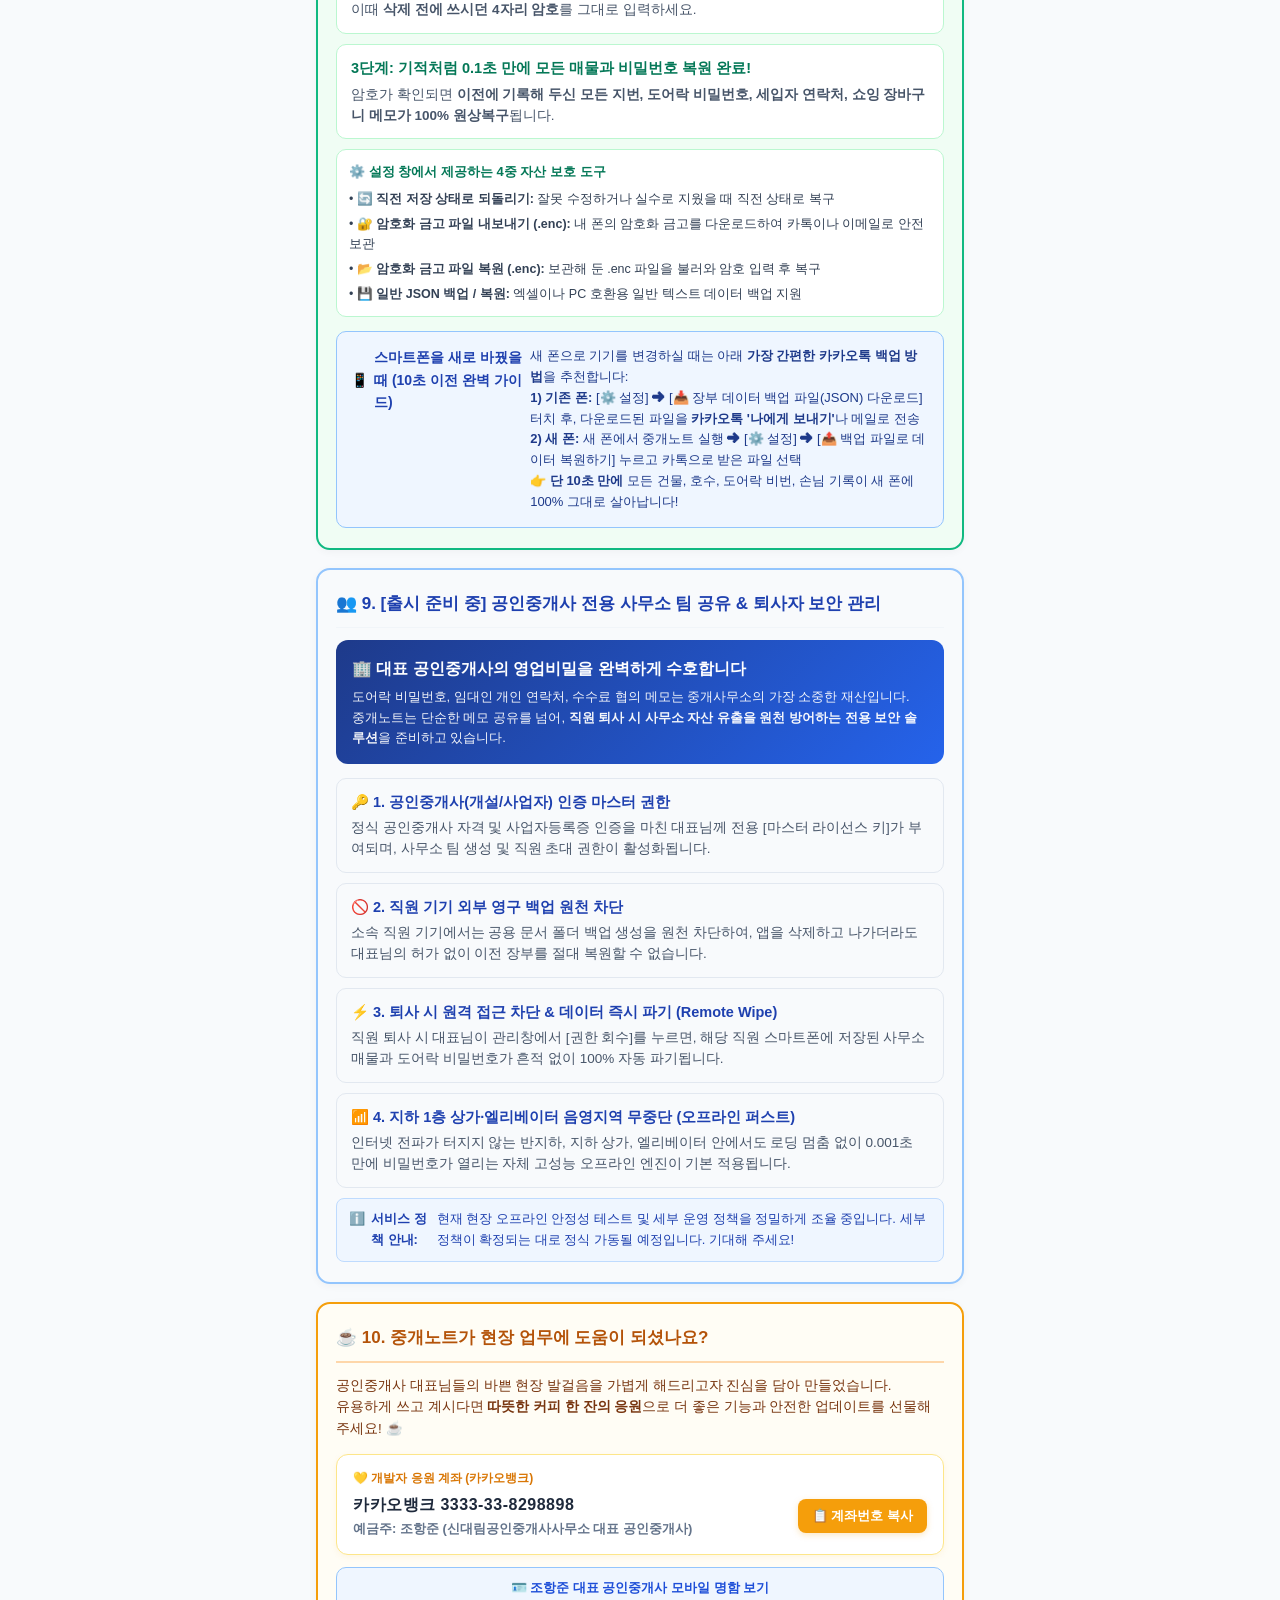
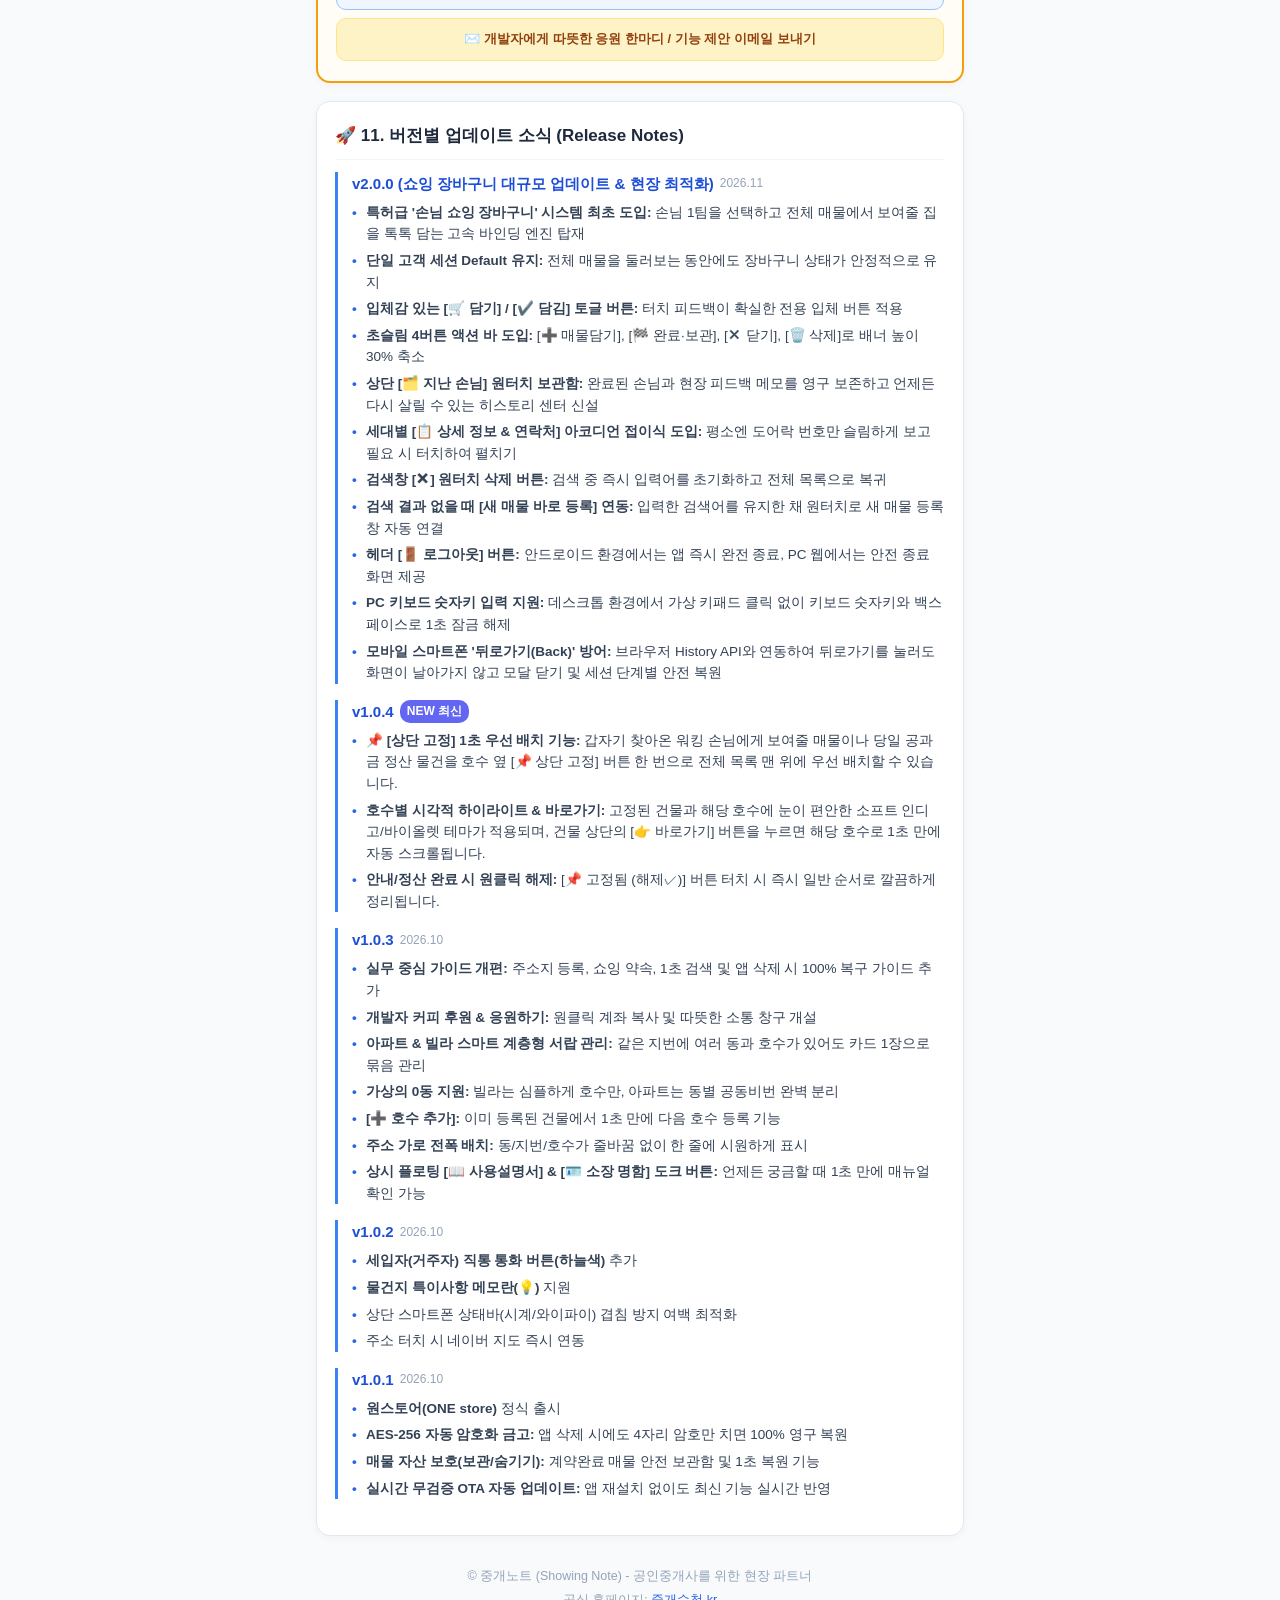
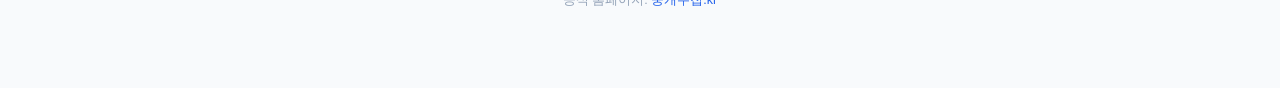
<file: guide.html>
<!DOCTYPE html>
<html lang="ko">
<head>
  <meta charset="UTF-8">
  <meta name="viewport" content="width=device-width, initial-scale=1.0, maximum-scale=1.0, user-scalable=no, viewport-fit=cover">
  <title>중개노트 - 공식 사용자 매뉴얼 & 실전 가이드</title>
  <style>
    :root {
      --primary: #1d4ed8;
      --primary-light: #eff6ff;
      --bg: #f8fafc;
      --card: #ffffff;
      --text: #0f172a;
      --sub: #475569;
      --border: #e2e8f0;
      --success: #15803d;
      --accent: #2563eb;
    }
    * { box-sizing: border-box; margin: 0; padding: 0; font-family: -apple-system, BlinkMacSystemFont, "Pretendard", sans-serif; -webkit-tap-highlight-color: transparent; }
    body { background-color: var(--bg); color: var(--text); font-size: 15px; line-height: 1.6; padding-bottom: 60px; }

    /* Header */
    header {
      position: sticky; top: 0; z-index: 50; background: #ffffff;
      border-bottom: 2px solid #e2e8f0; padding: 14px 20px;
      display: flex; align-items: center; justify-content: space-between;
      box-shadow: 0 2px 8px rgba(0,0,0,0.04);
    }
    .header-brand {
      display: flex; align-items: center; gap: 8px; font-size: 18px; font-weight: 900; color: #1e293b;
    }
    .version-tag {
      background: #2563eb; color: white; font-size: 11.5px; font-weight: 800; padding: 3px 8px; border-radius: 12px;
    }

    .container {
      max-width: 680px; margin: 0 auto; padding: 18px 16px;
    }

    /* Hero Banner */
    .hero-box {
      background: linear-gradient(135deg, #1e40af 0%, #1d4ed8 100%);
      color: white; border-radius: 16px; padding: 22px 20px; margin-bottom: 20px;
      box-shadow: 0 4px 16px rgba(29, 78, 216, 0.2);
    }
    .hero-title { font-size: 21px; font-weight: 900; margin-bottom: 6px; }
    .hero-desc { font-size: 14px; opacity: 0.95; line-height: 1.5; }

    /* Table of contents quick bar */
    .toc-bar {
      display: flex; gap: 6px; overflow-x: auto; padding-bottom: 8px; margin-bottom: 20px;
    }
    .toc-pill {
      background: white; border: 1.5px solid var(--border); border-radius: 20px;
      padding: 6px 13px; font-size: 13px; font-weight: 700; color: #334155;
      text-decoration: none; white-space: nowrap; box-shadow: 0 1px 3px rgba(0,0,0,0.04);
    }

    /* Section Card */
    .guide-section {
      background: var(--card); border-radius: 14px; border: 1.5px solid var(--border);
      padding: 20px 18px; margin-bottom: 18px; box-shadow: 0 2px 8px rgba(0,0,0,0.04);
    }
    .section-title {
      font-size: 17px; font-weight: 900; color: #1e293b; margin-bottom: 12px;
      display: flex; align-items: center; gap: 8px; padding-bottom: 10px; border-bottom: 1px solid #f1f5f9;
    }
    .step-box {
      background: #f8fafc; border: 1px solid #e2e8f0; border-radius: 10px;
      padding: 12px 14px; margin-bottom: 10px;
    }
    .step-title {
      font-size: 14.5px; font-weight: 800; color: #1e40af; margin-bottom: 4px;
      display: flex; align-items: center; gap: 6px;
    }
    .step-desc {
      font-size: 13.5px; color: #475569; line-height: 1.55;
    }
    .tip-box {
      background: #fffbeb; border: 1px solid #fde68a; border-radius: 8px;
      padding: 10px 12px; font-size: 13px; color: #92400e; margin-top: 10px;
      display: flex; gap: 6px; align-items: flex-start;
    }

    /* Key Badge */
    .k-badge {
      display: inline-block; background: #e2e8f0; color: #1e293b; font-size: 12px; font-weight: 800;
      padding: 1px 6px; border-radius: 5px; border: 1px solid #cbd5e1;
    }

    /* Release Notes Section */
    .release-item {
      padding-left: 14px; border-left: 3px solid #3b82f6; margin-bottom: 16px;
    }
    .release-ver {
      font-size: 15px; font-weight: 900; color: #1d4ed8; display: flex; align-items: center; gap: 6px;
    }
    .release-date { font-size: 12px; font-weight: normal; color: #94a3b8; }
    .release-list {
      list-style-type: none; margin-top: 6px; font-size: 13.5px; color: #334155;
    }
    .release-list li {
      position: relative; padding-left: 14px; margin-bottom: 5px;
    }
    .release-list li::before {
      content: "•"; position: absolute; left: 0; color: #2563eb; font-weight: 900;
    }

    /* Footer */
    footer {
      text-align: center; margin-top: 30px; font-size: 12.5px; color: #94a3b8;
    }
  
    /* OneStore Download Banner */
    .onestore-banner {
      background: linear-gradient(135deg, #fff1f2 0%, #ffe4e6 100%);
      border: 2px solid #fda4af;
      border-radius: 16px;
      padding: 16px 18px;
      margin-bottom: 20px;
      display: flex;
      align-items: center;
      justify-content: space-between;
      gap: 12px;
      box-shadow: 0 4px 14px rgba(225, 29, 72, 0.08);
    }
    .onestore-info {
      display: flex;
      align-items: center;
      gap: 12px;
    }
    .onestore-icon {
      width: 48px;
      height: 48px;
      border-radius: 12px;
      background: #e11d48;
      color: white;
      display: flex;
      align-items: center;
      justify-content: center;
      font-size: 24px;
      flex-shrink: 0;
      box-shadow: 0 2px 8px rgba(225, 29, 72, 0.25);
    }
    .onestore-text-title {
      font-size: 15px;
      font-weight: 900;
      color: #9f1239;
      margin-bottom: 2px;
    }
    .onestore-text-desc {
      font-size: 12.5px;
      color: #be123c;
    }
    .btn-onestore-download {
      background: #e11d48;
      color: white;
      text-decoration: none;
      font-size: 13.5px;
      font-weight: 800;
      padding: 10px 16px;
      border-radius: 10px;
      white-space: nowrap;
      display: inline-flex;
      align-items: center;
      gap: 6px;
      box-shadow: 0 3px 10px rgba(225, 29, 72, 0.3);
      transition: transform 0.1s, background 0.1s;
    }
    .btn-onestore-download:active {
      transform: scale(0.96);
      background: #be123c;
    }
    @media (max-width: 460px) {
      .onestore-banner {
        flex-direction: column;
        align-items: stretch;
        text-align: center;
      }
      .onestore-info {
        flex-direction: column;
        justify-content: center;
      }
      .btn-onestore-download {
        justify-content: center;
      }
    }
  </style>
</head>
<body>

  <!-- Top Header -->
  <header>
    <div class="header-brand">
      <span>🏡 중개노트</span>
      <span class="version-tag">공식 사용자 매뉴얼</span>
    </div>
    <div style="font-size: 12.5px; font-weight: 800; color: #2563eb;">
      v2.0 쇼잉 장바구니 & 현장 최적화판
    </div>
  </header>

  <div class="container">
    <!-- Hero Box -->
    <div class="hero-box">
      <div class="hero-title">공인중개사 현장 필수 수첩, 중개노트</div>
      <div class="hero-desc">
        손님과 현장 동행 시 비밀번호를 1초 만에 확인하고, 손님별 쇼잉 코스 장바구니 바인딩부터 세입자 직통 통화, 아파트 동·호수 묶음 관리까지 완벽하게 지원하는 실무 가이드입니다.
      </div>
    </div>

    <!-- ONE Store Official Download Banner -->
    <div class="onestore-banner">
      <div class="onestore-info">
        <div class="onestore-icon">📲</div>
        <div>
          <div class="onestore-text-title">원스토어(ONE store) 공식 앱 출시!</div>
          <div class="onestore-text-desc">스마트폰에 중개노트 정식 앱을 무료로 다운로드 받으세요.</div>
        </div>
      </div>
      <a href="onestore://common/product/0000788888" onclick="handleOneStoreDownload(event)" class="btn-onestore-download">
        <span>🛒 원스토어 다운로드</span>
        <span>→</span>
      </a>
    </div>

    <!-- Quick Navigation Bar -->
    <div class="toc-bar">
      <a href="#sec-layout" class="toc-pill" style="border-color: #64748b; color: #1e293b; background: #f1f5f9; font-weight: 800;">📱 메인 화면 한눈에 보기</a>
      <a href="#sec-dong-settings" class="toc-pill" style="border-color: #0284c7; color: #0369a1; background: #f0f9ff; font-weight: 800;">📍 0. 활동 동네 설정</a>
      <a href="#sec-basket-showing" class="toc-pill" style="border-color: #2563eb; color: #ffffff; background: #2563eb; font-weight: 900;">🛒 1. 손님 장바구니 쇼잉 (핵심)</a>
      <a href="#sec-register" class="toc-pill" style="border-color: #2563eb; color: #1d4ed8; background: #eff6ff;">➕ 2. 매물·도어락 등록</a>
      <a href="#sec-search" class="toc-pill" style="border-color: #2563eb; color: #1d4ed8; background: #eff6ff;">🔍 3. 1초 검색 & 바로등록</a>
      <a href="#sec-archive" class="toc-pill" style="border-color: #64748b; color: #334155; background: #f8fafc;">📦 4. 보관함 & 매물 정리</a>
      <a href="#sec-complex" class="toc-pill">🏢 5. 아파트·빌라 스마트 묶음</a>
      <a href="#sec-unit-card" class="toc-pill">🚪 6. 세대 카드 & 직통통화</a>
      <a href="#sec-security" class="toc-pill">🔒 7. 암호(PIN) & 로그아웃</a>
      <a href="#sec-recovery" class="toc-pill" style="border-color: #059669; color: #047857; background: #ecfdf5;">🛡️ 8. AES-256 금고 백업/복구</a>
      <a href="#sec-team-preview" class="toc-pill">👥 9. 사무소 팀 공유(준비 중)</a>
      <a href="#sec-donation" class="toc-pill" style="border-color: #d97706; color: #b45309; background: #fffbeb;">☕ 10. 개발자 응원하기</a>
      <a href="#sec-release" class="toc-pill">🚀 11. 버전별 업데이트 소식</a>
    </div>

    <!-- 📱 메인 화면 구성 한눈에 보기 -->
    <div class="guide-section" id="sec-layout" style="border: 2px solid #cbd5e1;">
      <div class="section-title">
        <span>📱 중개노트 메인 화면 구성 한눈에 보기</span>
      </div>
      <p style="font-size: 13.5px; color: #475569; margin-bottom: 12px; line-height: 1.6;">
        현장에서 이동하면서 한 손으로 조작할 수 있도록 꼭 필요한 요소만 직관적으로 배치되어 있습니다.
      </p>

      <div style="background: #f8fafc; border: 1px solid #e2e8f0; border-radius: 12px; padding: 14px; font-size: 13px; line-height: 1.7; color: #334155;">
        <div><b>1. 최상단 헤더:</b> <code>[➕ 새 매물]</code>, <code>[🗂️ 지난 손님]</code>, <code>[🚪 로그아웃]</code>, <code>[⚙️ 설정]</code></div>
        <div><b>2. 활동 동 칩 필터:</b> <code>[전체 동]</code>, <code>[연남동]</code> 등 내 활동 동네 및 <code>[📦 보관·숨김]</code> 필터</div>
        <div><b>3. 현장 검색창:</b> 지번, 건물명, 호수, 세입자 검색 및 원터치 <code>[✕]</code> 지우기 버튼</div>
        <div><b>4. 손님 쇼잉 세션 바:</b> <code>[손님 선택 드롭다운]</code> + <code>[👤➕ 손님 등록]</code> 버튼</div>
        <div><b>5. 손님 장바구니 배너 (손님 선택 시 표시):</b> 손님 정보 요약 + <code>[➕ 매물담기 / 📋 담긴집만]</code>, <code>[🏁 완료·보관]</code>, <code>[✕ 닫기]</code>, <code>[🗑️ 삭제]</code> 슬림 액션 바</div>
        <div><b>6. 매물 수 카운트 바:</b> 보관함 매물 수(무료 100개 기준) 및 현재 바구니 담김 상태 실시간 표시</div>
        <div><b>7. 스마트 건물 카드 목록:</b> 지번/건물명 클릭 시 네이버 지도 즉시 연동, 동/호수별 세대 도어락 및 접이식 상세정보</div>
        <div><b>8. 우측 하단 플로팅 독:</b> 언제든 누를 수 있는 <code>[🪪 소장 명함]</code>과 <code>[📖 사용설명서]</code> 바로가기</div>
      </div>
    </div>

    <!-- 📍 0. 내 활동 동네 설정하기 -->
    <div class="guide-section" id="sec-dong-settings" style="border: 2px solid #0284c7; background: #f0f9ff;">
      <div class="section-title" style="color: #0369a1; border-bottom: 2px solid #bae6fd;">
        <span>📍 0. 내 활동 동네(동 이름) 및 기준 지역 설정 (시작 전 필수!)</span>
      </div>

      <p style="font-size: 13.5px; color: #0c4a6e; line-height: 1.6; margin-bottom: 14px;">
        중개노트를 처음 시작하셨다면 <b>대표님의 중개사무소가 위치한 지역이나 주로 활동하는 동네(예: 연남동, 망원동, 성수동 등)</b>를 가장 먼저 등록해 주세요!<br>
        한 번만 등록해 두시면 매물 등록 시 동 이름을 매번 직접 칠 필요 없이 칩 버튼으로 1초 만에 선택할 수 있으며, 상단에서 동별 원터치 필터링이 가능합니다.
      </p>

      <div class="step-box" style="background: #ffffff;">
        <div class="step-title">1단계: 화면 우측 상단 [⚙️ 설정] 터치</div>
        <div class="step-desc">
          화면 오른쪽 위의 <b>[⚙️ 설정]</b> 버튼을 누르면 환경 설정 창이 열립니다.
        </div>
      </div>

      <div class="step-box" style="background: #ffffff;">
        <div class="step-title">2단계: [📍 내 활동 동 목록]에서 내 동네 등록 및 불필요한 동 삭제</div>
        <div class="step-desc">
          • <b>동 추가:</b> [새로운 동 이름] 입력란에 대표님이 일하시는 동(예: <code>연남동</code>)을 입력하고 파란색 <b>[추가]</b> 버튼을 누릅니다.<br>
          • <b>동 삭제:</b> 사용하지 않는 동 이름 옆의 빨간색 <b>[✕]</b>를 누르면 깔끔하게 삭제됩니다. (동 칩을 삭제해도 해당 동에 등록된 매물 원본 데이터는 절대 지워지지 않습니다)
        </div>
      </div>

      <div class="step-box" style="background: #ffffff;">
        <div class="step-title">3단계: [기본 시/구] 설정 (네이버 지도 1초 연동)</div>
        <div class="step-desc">
          • <b>기준 지역 입력:</b> [기본 시/구 (네이버 지도 검색용)] 입력란에 <code>서울특별시 마포구</code>, <code>경기도 성남시 분당구</code>처럼 사무소 관할 시/구를 입력하세요.<br>
          • 매물 카드에서 지번 주소나 건물명을 누르면 이 기준 지역과 결합되어 네이버 지도에서 정확한 위치로 즉시 연결됩니다.
        </div>
      </div>

      <div class="tip-box" style="background: #e0f2fe; border-color: #7dd3fc; color: #0369a1;">
        💡 <b>실무 팁:</b> 활동 동이 하나도 등록되어 있지 않으면 메인 화면에 <b>[📍 활동 지역(동)을 먼저 설정해 주세요]</b> 안내가 나타나며 [새 매물] 등록 시에도 설정 창으로 친절히 안내합니다.
      </div>
    </div>

    <!-- 🛒 1. 손님 장바구니 쇼잉 -->
    <div class="guide-section" id="sec-basket-showing" style="border: 2px solid #2563eb; background: #ffffff;">
      <div class="section-title" style="color: #1d4ed8; border-bottom: 2px solid #dbeafe;">
        <span>🛒 1. 손님 장바구니 쇼잉 (특허급 현장 브리핑 솔루션)</span>
      </div>

      <p style="font-size: 14px; color: #1e293b; line-height: 1.6; margin-bottom: 14px;">
        <b>"공인중개사는 한 번에 손님 1팀을 모시고 여러 집을 투어합니다."</b><br>
        기존 앱들처럼 집마다 일일이 들어가 약속을 개별 등록할 필요가 없습니다. 쇼핑몰 장바구니에 상품을 담듯, <b>손님 1팀을 선택해 두고 전체 매물에서 보여줄 집을 톡톡 담아 바로 현장 투어를 진행</b>하세요!
      </p>

      <div class="step-box" style="background: #eff6ff; border-color: #bfdbfe;">
        <div class="step-title" style="color: #1e40af;">1단계: [👤➕ 손님 등록] 터치하여 손님 생성</div>
        <div class="step-desc">
          상단 드롭다운 옆의 <b>[👤➕ 손님 등록]</b>을 누르고 <b>방문 날짜, 약속 시간, 손님 전화번호(뒷4자리 또는 전체 번호), 손님 구분(직방/네이버/신혼부부 등 태그), 희망조건 메모</b>를 입력 후 저장합니다.<br>
          저장 즉시 상단에 파란색 <b>[🛒 5678 손님 장바구니]</b> 배너가 켜지며 쇼잉 준비가 완료됩니다.
        </div>
      </div>

      <div class="step-box" style="background: #f8fafc;">
        <div class="step-title" style="color: #1e40af;">2단계: 전체 매물을 둘러보며 [🛒 담기] 버튼 톡톡 누르기</div>
        <div class="step-desc">
          장부의 매물을 편안하게 둘러보세요. 모든 호수(예: 201호, 302호) 옆에 입체적인 <b>[🛒 5678에 담기]</b> 버튼이 표시됩니다.<br>
          보여줄 집마다 버튼을 누르면 파란색 <b>[✔️ 담김]</b>으로 바뀌며 손님 장바구니에 즉시 묶입니다. (다시 누르면 손쉽게 빠집니다)
        </div>
      </div>

      <div class="step-box" style="background: #f8fafc;">
        <div class="step-title" style="color: #1e40af;">3단계: [📋 담긴집만] 눌러 현장 출발 & 인라인 피드백 작성</div>
        <div class="step-desc">
          손님과 동행할 때는 상단 배너의 <b>[📋 담긴집만]</b>을 누르세요. 다른 집들은 숨겨지고 <b>오늘 보여주기로 한 집들만 딱 정렬</b>되어 현장 동선이 한눈에 파악됩니다.<br>
          집을 보고 나온 직후 각 호수 카드의 <b>[💬 현장 반응/메모]</b> 입력란에 손님 반응(예: <i>"채광 우수, 보증금 500 조율 시 즉시 계약 의사"</i>)을 바로 적어두세요. 자동 저장됩니다.
        </div>
      </div>

      <div class="step-box" style="background: #f0fdf4; border-color: #bbf7d0;">
        <div class="step-title" style="color: #15803d;">4단계: 투어 완료 시 [🏁 완료·보관] 누르기 (영구 기록 보존)</div>
        <div class="step-desc">
          손님 배웅 후 배너의 <b>[🏁 완료·보관]</b>을 누르면 현재 장바구니에서 정리되며, 손님 정보와 보여준 집 목록, 현장 메모가 상단 <b>[🗂️ 지난 손님]</b> 보관함으로 자동 저장됩니다.
        </div>
      </div>

      <!-- 배너 4버튼 상세 기능 안내 카드 -->
      <div style="background: #f8fafc; border: 1.5px solid #cbd5e1; border-radius: 12px; padding: 14px 16px; margin-top: 12px;">
        <div style="font-size: 13.5px; font-weight: 900; color: #1e293b; margin-bottom: 8px;">💡 장바구니 배너 하단 4개 버튼 상세 기능</div>
        <div style="display: flex; flex-direction: column; gap: 7px; font-size: 13px; color: #334155;">
          <div>• <b>[ ➕ 매물담기 ] / [ 📋 담긴집만 ] :</b> 전체 매물을 보며 담는 모드와 담아둔 집만 집중 브리핑하는 모드를 1초 만에 상호 전환합니다.</div>
          <div>• <b>[ 🏁 완료·보관 ] :</b> 손님 투어가 끝났을 때 상단 <b>[🗂️ 지난 손님]</b> 보관함으로 이동시킵니다. (며칠 뒤 재방문 시 언제든 원클릭으로 다시 살리기 가능)</div>
          <div>• <b>[ ✕ 닫기 ] :</b> 손님 장바구니를 파기하지 않고 잠시 닫은 뒤 평소의 전체 매물 화면으로 복귀합니다. (상단 드롭다운에서 언제든 다시 선택 가능)</div>
          <div>• <b>[ 🗑️ 삭제 ] :</b> 취소되었거나 잘못 등록한 손님 장바구니를 영구 삭제합니다. (매물 원본은 100% 안전하게 유지)</div>
        </div>
      </div>

      <!-- 지난 손님 보관함 활용법 -->
      <div style="background: #eff6ff; border: 1.5px solid #93c5fd; border-radius: 12px; padding: 14px 16px; margin-top: 12px;">
        <div style="font-size: 13.5px; font-weight: 900; color: #1e40af; margin-bottom: 6px;">🗂️ 상단 [지난 손님] 보관함 200% 활용법</div>
        <div style="font-size: 13px; color: #334155; line-height: 1.55;">
          화면 오른쪽 상단의 <b>[🗂️ 지난 손님]</b> 버튼을 누르면 이전에 안내했던 모든 손님의 날짜, 전화번호, 보여준 매물 리스트, 손님 반응 메모가 일목요연하게 표시됩니다.<br>
          손님이 다시 찾아오셨을 때 <b>[🔄 다시 손님 목록으로 살리기]</b>를 누르면 이전 담긴 매물 그대로 장바구니가 즉시 활성화됩니다!
        </div>
      </div>
    </div>

    <!-- ➕ 2. 주소지 & 도어락 등록하기 -->
    <div class="guide-section" id="sec-register" style="border: 2px solid #3b82f6;">
      <div class="section-title" style="color: #1d4ed8; border-bottom: 2px solid #dbeafe;">
        <span>➕ 2. 주소지 & 도어락 비밀번호 등록하기 (아파트 / 빌라)</span>
      </div>

      <div class="step-box">
        <div class="step-title">1단계: 상단 [➕ 새 매물] 터치 및 동 선택</div>
        <div class="step-desc">
          화면 우측 상단 파란색 <b>[➕ 새 매물]</b> 버튼을 누르면 등록창이 열립니다. 상단 동 칩에서 해당 매물의 동을 원터치로 선택합니다.
        </div>
      </div>

      <div class="step-box">
        <div class="step-title">2단계: 지번, 건물명, 건물 동(아파트) 입력</div>
        <div class="step-desc">
          • <b>지번:</b> <code>234-12</code> 번지수를 입력합니다.<br>
          • <b>건물/단지명 (선택):</b> <code>성산시영</code>, <code>고건빌라</code> 등을 적어두면 목록에서 알아보기 쉽습니다.<br>
          • <b>건물 동:</b> <b>대단지 아파트</b>는 <code>101동</code>처럼 동을 적어주시고, <b>일반 빌라/다가구</b>는 <b>비워두세요!</b> (비워두면 건물 단위로 카드가 깔끔하게 묶입니다)
        </div>
      </div>

      <div class="step-box">
        <div class="step-title">3단계: 호수 및 비밀번호 스마트 입력</div>
        <div class="step-desc">
          • <b>호수:</b> <code>201호</code> 등을 입력합니다.<br>
          • <b>공동현관 비번 vs 세대 도어락 비번:</b> 건물에 처음 호수를 등록할 때는 공동현관 비번과 세대 도어락 비번을 모두 입력할 수 있습니다. 이미 등록된 건물에 호수를 추가할 때는 공동현관 비번이 상단에 자동으로 안내되고 세대 도어락 비번만 집중 입력하도록 화면이 스마트하게 자동 최적화됩니다.
        </div>
      </div>

      <div class="step-box">
        <div class="step-title">4단계: 연락처 및 특이사항 메모</div>
        <div class="step-desc">
          • <b>임대인 정보:</b> 비번 확인처 및 임대인 연락처<br>
          • <b>세입자(거주자) 정보:</b> 방문 전 통화할 세입자 호칭과 연락처<br>
          • <b>💡 물건지 특이사항 메모:</b> 주차 규정, 애완동물 여부, 방문 선호 시간 등을 자유롭게 적어두면 현장 카드에 노란 강조 박스로 눈에 띄게 표시됩니다.<br>
          • <b>약속 바로잡기 (선택):</b> 지금 바로 잡힌 쇼잉 약속이 있다면 하단에서 날짜, 시간, 손님을 한 번에 등록할 수 있습니다.
        </div>
      </div>

      <div class="tip-box">
        ⚡ <b>실무 3초 완성 꿀팁:</b> 이미 등록된 건물에 새로운 호수가 나왔을 땐 상단 [새 매물]을 누르지 마시고, 해당 건물 카드의 <b>[➕ 호수 추가]</b> 버튼을 누르세요. 동, 지번, 건물명, 공동비번이 100% 자동 채워져 호수와 세대 비번만 적고 바로 끝납니다!
      </div>
    </div>

    <!-- 🔍 3. 현장 1초 즉시 검색 & 신규 매물 바로등록 -->
    <div class="guide-section" id="sec-search" style="border: 2px solid #3b82f6;">
      <div class="section-title" style="color: #1d4ed8; border-bottom: 2px solid #dbeafe;">
        <span>🔍 3. 현장 1초 즉시 검색 & 바로등록 연동</span>
      </div>

      <div class="step-box">
        <div class="step-title">1단계: 지번, 동·호수, 건물명, 세입자 초고속 검색</div>
        <div class="step-desc">
          상단 검색창에 <b>'101동', '302호', '성산', '234-12', '010-1234'</b> 등 단어 하나만 입력해도 0.001초 만에 해당 매물 카드가 눈앞에 즉시 정렬됩니다.<br>
          검색어 입력 시 우측에 나타나는 동그란 <b>[✕]</b> 버튼을 누르면 검색어가 즉시 지워집니다.
        </div>
      </div>

      <div class="step-box">
        <div class="step-title">2단계: 검색 결과가 없을 때 [새 매물 바로 등록] 버튼 제공</div>
        <div class="step-desc">
          검색창에 입력한 주소나 건물명이 등록되어 있지 않다면, 빈 화면 대신 <b>[➕ '입력한 검색어' 새 매물 바로 등록]</b> 버튼이 시원하게 나타납니다.<br>
          버튼을 누르면 검색창에 쳤던 단어가 지번이나 건물명에 자동으로 입력된 채로 등록창이 열려 오타 없이 즉시 매물을 생성할 수 있습니다.
        </div>
      </div>
    </div>

    <!-- 📦 4. 매물 보관(숨기기) vs 완전 삭제 & 무료 플랜 관리 -->
    <div class="guide-section" id="sec-archive" style="border: 2px solid #64748b;">
      <div class="section-title">
        <span>📦 4. 매물 보관(숨기기) vs 완전 삭제 & 보관 한도 관리</span>
      </div>

      <div class="step-box">
        <div class="step-title">🔹 계약 완료된 집은 [📦 보관하기 (목록에서 숨김)] - 적극 권장!</div>
        <div class="step-desc">
          계약이 완료된 집은 절대로 완전 삭제하지 마시고 <b>[상세 정보 펼치기] ➔ [📦 보관/삭제] ➔ [📦 보관하기]</b>를 누르세요.<br>
          메인 목록에서는 깔끔하게 숨겨져 화면이 쾌적해지고, 소중한 도어락 비밀번호와 임대인 연락처는 안전하게 보존되어 2년 뒤 재계약이나 다음 매물 출회 시 1초 만에 살릴 수 있습니다.
        </div>
      </div>

      <div class="step-box">
        <div class="step-title">🔹 보관된 매물 확인 및 되살리기 [📦 보관·숨김 필터]</div>
        <div class="step-desc">
          상단 동 필터 칩 맨 오른쪽에 나타나는 <b>[📦 보관·숨김 (N개)]</b> 칩을 누르면 보관 처리해 둔 매물들만 모아볼 수 있습니다.<br>
          다시 거래 가능한 상태가 되면 해당 호수의 <b>[♻️ 메인으로 살리기]</b> 버튼을 누르면 즉시 원래 동 목록으로 원상복구됩니다.
        </div>
      </div>

      <div class="step-box">
        <div class="step-title">🔹 완전 삭제 (영구 제거)</div>
        <div class="step-desc">
          잘못 등록했거나 완전히 파기해야 할 매물은 <b>[🗑️ 완전 삭제]</b>를 선택합니다. 도어락 비번 및 모든 기록이 복구 불가능하게 영구 제거됩니다.
        </div>
      </div>

      <div class="step-box">
        <div class="step-title">👑 무료 플랜 보관 한도 (100개) 안내</div>
        <div class="step-desc">
          중개노트 개인 무료 에디션은 <b>최대 100개의 활성 매물</b>까지 등록·보관하실 수 있습니다. 카운트 바에 실시간 수량이 표시되며, 한도에 도달하면 계약 완료된 매물을 <b>[📦 보관하기]</b>로 숨겨 여유 공간을 확보할 수 있습니다. 이미 등록된 매물은 평생 무료로 조회 및 수정이 가능합니다.
        </div>
      </div>
    </div>

    <!-- 🏢 5. 아파트 & 빌라 스마트 계층형 묶음 관리 -->
    <div class="guide-section" id="sec-complex">
      <div class="section-title">
        <span>🏢 5. 아파트 & 빌라 스마트 계층형 서랍 관리</span>
      </div>

      <div class="step-box">
        <div class="step-title">🔹 대단지 아파트 (같은 지번에 여러 동과 호수가 있을 때)</div>
        <div class="step-desc">
          같은 지번에 101동, 102동 등 여러 동이 있다면 매물 등록 시 <b>[건물 동]</b>란에 <code>101동</code>을 입력하세요.<br>
          지번 아래에 <b>동별 서랍 헤더(🏢 101동)</b>가 분리되어, 101동 공동현관 비밀번호와 102동 공동비번이 서로 섞이지 않고 따로 보존됩니다.
        </div>
      </div>

      <div class="step-box">
        <div class="step-title">🔹 일반 빌라 / 다가구 / 단독 건물</div>
        <div class="step-desc">
          동 구분이 없는 일반 빌라는 <b>[건물 동]을 비워두세요.</b> 시스템이 알아서 단일 건물 카드로 묶어줍니다.<br>
          한 건물에 나온 201호, 302호가 하나의 건물 카드 안에 쏙 모이고, <b>공동현관 비밀번호는 건물 전체에 1번만 입력하면 모든 호수가 자동 공유</b>합니다.
        </div>
      </div>

      <div class="step-box">
        <div class="step-title">🔑 공동현관 비밀번호 원터치 즉시 수정</div>
        <div class="step-desc">
          건물 헤더 우측의 <b>[🔑 공동: #1234* ✏️]</b> 배지를 터치하면 팝업 창이 열려 공동현관 비밀번호를 1초 만에 바로 변경할 수 있으며, 해당 동의 모든 세대에 동시 적용됩니다.
        </div>
      </div>

      <div class="step-box">
        <div class="step-title">🗺️ 주소 터치 시 네이버 지도 1초 연결</div>
        <div class="step-desc">
          건물 카드 상단의 <b>[★ 성산동 234-12 (성산아트빌)]</b> 주소를 누르면 네이버 지도 모바일 웹으로 즉시 이동하여 정확한 위치와 로드뷰를 손쉽게 확인할 수 있습니다.
        </div>
      </div>
    </div>

    <!-- 🚪 6. 세대 카드 & 원터치 직통 통화 -->
    <div class="guide-section" id="sec-unit-card">
      <div class="section-title">
        <span>🚪 6. 세대 카드 & 원터치 직통 통화 (아코디언 접이식)</span>
      </div>

      <div class="step-box">
        <div class="step-title">🔹 평소에는 슬림하게 도어락 번호만 집중 확인</div>
        <div class="step-desc">
          세대 카드 기본 상태에서는 <b>[🚪 201호]</b> 태그와 <b>[세대 도어락: 1234*]</b> 비밀번호만 큼직하게 노출되어, 복잡한 화면 없이 계단 앞에서 도어락을 1초 만에 누를 수 있습니다.
        </div>
      </div>

      <div class="step-box">
        <div class="step-title">🔹 [📋 상세 정보 & 연락처] 아코디언 접이식 토글</div>
        <div class="step-desc">
          각 세대 하단의 <b>[📋 상세 정보 & 연락처 ▼ 펼치기]</b>를 누르면 숨겨진 연락처와 메모가 아래로 부드럽게 펼쳐집니다.<br>
          • <b>📞 세입자 직통 통화 (하늘색):</b> <code>[📞 세입자(201호분) 통화]</code> 버튼을 누르면 방문 전 즉시 전화가 걸립니다.<br>
          • <b>📞 임대인 직통 통화 (노란색):</b> <code>[📞 집주인 통화]</code> 버튼으로 임대인과 즉시 통화 연결됩니다.<br>
          • <b>💡 물건지 특이사항 메모:</b> 노란색 강조 박스에 주차, 애완동물, 거주자 요청사항이 표시됩니다.<br>
          • <b>✏️ 수정 및 📦 보관/삭제:</b> 호수 정보 수정이나 계약 완료 보관을 원터치로 실행할 수 있습니다.
        </div>
      </div>
    </div>

    <!-- 🔒 7. 보안 암호(PIN) 설정 & 안전한 로그아웃 -->
    <div class="guide-section" id="sec-security">
      <div class="section-title">
        <span>🔒 7. 보안 암호(PIN) 설정 & 안전한 로그아웃</span>
      </div>

      <div class="step-box">
        <div class="step-title">🔹 초기 암호(0000) 변경 안내 배너</div>
        <div class="step-desc">
          설치 초기 비밀번호는 <code>0000</code>입니다. 초기 상태에서는 상단에 노란색 <b>[초기비밀번호(0000) 사용 중입니다. 나만의 암호로 변경해 주세요!]</b> 경고 배너가 표시됩니다.<br>
          배너의 <b>[변경하기 →]</b>나 상단 <b>[⚙️ 설정]</b>에서 나만의 안전한 4자리 암호로 변경하세요.
        </div>
      </div>

      <div class="step-box">
        <div class="step-title">🔹 PC 키보드 숫자 입력 지원</div>
        <div class="step-desc">
          PC 브라우저에서 중개노트를 사용하실 경우, 화면의 가상 키패드를 마우스로 누를 필요 없이 <b>키보드 숫자키(0~9), 백스페이스(Backspace), 엔터(Enter), Esc</b>로 시원하게 잠금 해제할 수 있습니다.
        </div>
      </div>

      <div class="step-box">
        <div class="step-title">🚪 [로그아웃] 버튼 & 모바일 뒤로가기(Back) 방어</div>
        <div class="step-desc">
          • <b>안전한 로그아웃:</b> 손님 앞에서 자리를 비우거나 앱을 마칠 때는 상단 붉은색 <b>[🚪 로그아웃]</b>을 누르세요. 스마트폰 앱에서는 앱이 즉시 완전 종료되며, PC 웹에서는 안전 로그아웃 화면으로 전환됩니다.<br>
          • <b>안드로이드 뒤로가기 버튼 방어:</b> 스마트폰 뒤로가기 버튼을 눌렀을 때 앱이 통째로 꺼지지 않고, 열려 있는 모달 창 닫기 ➔ 손님 장바구니 닫기 ➔ 메인 화면 순으로 안전하게 단계별 복귀합니다.
        </div>
      </div>
    </div>

    <!-- 🛡️ 8. 실수로 앱 삭제 시 100% 복구 (AES-256 암호화 금고) -->
    <div class="guide-section" id="sec-recovery" style="border: 2px solid #10b981; background: #f0fdf4;">
      <div class="section-title" style="color: #065f46; border-bottom: 2px solid #bbf7d0;">
        <span>🛡️ 8. 실수로 앱을 지웠거나 휴대폰을 바꿨을 때 100% 복구법</span>
      </div>

      <p style="font-size: 13.5px; color: #166534; margin-bottom: 12px; line-height: 1.6;">
        중개노트는 스마트폰의 공용 문서 폴더(<code>내 파일 > Documents</code>)에 <b>군사급 자동 암호화 금고 파일(showing_note_vault.enc)</b>을 실시간으로 보관합니다. <b>앱을 실수로 삭제하더라도 금고 파일은 절대 지워지지 않습니다!</b>
      </p>

      <div class="step-box" style="background: #ffffff; border-color: #bbf7d0;">
        <div class="step-title" style="color: #047857;">1단계: 원스토어에서 [중개노트] 앱을 다시 설치합니다</div>
        <div class="step-desc">
          원스토어 검색창에 '중개노트'를 입력하고 다시 다운로드받아 실행합니다.
        </div>
      </div>

      <div class="step-box" style="background: #ffffff; border-color: #bbf7d0;">
        <div class="step-title" style="color: #047857;">2단계: [이전 보안 금고가 발견되었습니다!] 자동 감지</div>
        <div class="step-desc">
          앱을 처음 켜면 스마트폰 저장소의 금고 파일을 자동으로 감지하여 복구 팝업 창이 열립니다. 이때 <b>삭제 전에 쓰시던 4자리 암호</b>를 그대로 입력하세요.
        </div>
      </div>

      <div class="step-box" style="background: #ffffff; border-color: #bbf7d0;">
        <div class="step-title" style="color: #047857;">3단계: 기적처럼 0.1초 만에 모든 매물과 비밀번호 복원 완료!</div>
        <div class="step-desc">
          암호가 확인되면 <b>이전에 기록해 두신 모든 지번, 도어락 비밀번호, 세입자 연락처, 쇼잉 장바구니 메모가 100% 원상복구</b>됩니다.
        </div>
      </div>

      <!-- 추가 백업/복구 기능 안내 -->
      <div style="background: #ffffff; border: 1px solid #bbf7d0; border-radius: 10px; padding: 12px; margin-top: 10px;">
        <div style="font-size: 13px; font-weight: 800; color: #047857; margin-bottom: 6px;">⚙️ 설정 창에서 제공하는 4중 자산 보호 도구</div>
        <div style="display: flex; flex-direction: column; gap: 5px; font-size: 12.5px; color: #334155;">
          <div>• <b>🔄 직전 저장 상태로 되돌리기:</b> 잘못 수정하거나 실수로 지웠을 때 직전 상태로 복구</div>
          <div>• <b>🔐 암호화 금고 파일 내보내기 (.enc):</b> 내 폰의 암호화 금고를 다운로드하여 카톡이나 이메일로 안전 보관</div>
          <div>• <b>📂 암호화 금고 파일 복원 (.enc):</b> 보관해 둔 .enc 파일을 불러와 암호 입력 후 복구</div>
          <div>• <b>💾 일반 JSON 백업 / 복원:</b> 엑셀이나 PC 호환용 일반 텍스트 데이터 백업 지원</div>
        </div>
      </div>

      <div class="tip-box" style="background: #eff6ff; border: 1.5px solid #93c5fd; color: #1e40af; border-radius: 10px; padding: 14px; margin-top: 14px;">
        <div style="font-size: 14px; font-weight: 900; margin-bottom: 6px; display: flex; align-items: center; gap: 6px;">
          <span>📱</span>
          <span>스마트폰을 새로 바꿨을 때 (10초 이전 완벽 가이드)</span>
        </div>
        <div style="font-size: 13px; line-height: 1.6; color: #1e3a8a;">
          새 폰으로 기기를 변경하실 때는 아래 <b>가장 간편한 카카오톡 백업 방법</b>을 추천합니다:<br>
          <b>1) 기존 폰:</b> [⚙️ 설정] ➜ [📥 장부 데이터 백업 파일(JSON) 다운로드] 터치 후, 다운로드된 파일을 <b>카카오톡 '나에게 보내기'</b>나 메일로 전송<br>
          <b>2) 새 폰:</b> 새 폰에서 중개노트 실행 ➜ [⚙️ 설정] ➜ [📤 백업 파일로 데이터 복원하기] 누르고 카톡으로 받은 파일 선택<br>
          👉 <b>단 10초 만에</b> 모든 건물, 호수, 도어락 비번, 손님 기록이 새 폰에 100% 그대로 살아납니다!
        </div>
      </div>
    </div>

    <!-- 👥 9. [출시 준비 중] 공인중개사 전용 사무소 팀 공유 & 퇴사자 보안 솔루션 -->
    <div class="guide-section" id="sec-team-preview" style="border: 2px solid #93c5fd; background: #f8fafc;">
      <div class="section-title" style="color: #1e40af;">
        <span>👥 9. [출시 준비 중] 공인중개사 전용 사무소 팀 공유 & 퇴사자 보안 관리</span>
      </div>

      <div style="background: linear-gradient(135deg, #1e3a8a 0%, #2563eb 100%); color: white; border-radius: 12px; padding: 16px; margin-bottom: 14px;">
        <div style="font-size: 16px; font-weight: 900; margin-bottom: 6px;">🏢 대표 공인중개사의 영업비밀을 완벽하게 수호합니다</div>
        <div style="font-size: 13px; opacity: 0.95; line-height: 1.55;">
          도어락 비밀번호, 임대인 개인 연락처, 수수료 협의 메모는 중개사무소의 가장 소중한 재산입니다.<br>
          중개노트는 단순한 메모 공유를 넘어, <b>직원 퇴사 시 사무소 자산 유출을 원천 방어하는 전용 보안 솔루션</b>을 준비하고 있습니다.
        </div>
      </div>

      <div class="step-box">
        <div class="step-title">🔑 1. 공인중개사(개설/사업자) 인증 마스터 권한</div>
        <div class="step-desc">
          정식 공인중개사 자격 및 사업자등록증 인증을 마친 대표님께 전용 [마스터 라이선스 키]가 부여되며, 사무소 팀 생성 및 직원 초대 권한이 활성화됩니다.
        </div>
      </div>

      <div class="step-box">
        <div class="step-title">🚫 2. 직원 기기 외부 영구 백업 원천 차단</div>
        <div class="step-desc">
          소속 직원 기기에서는 공용 문서 폴더 백업 생성을 원천 차단하여, 앱을 삭제하고 나가더라도 대표님의 허가 없이 이전 장부를 절대 복원할 수 없습니다.
        </div>
      </div>

      <div class="step-box">
        <div class="step-title">⚡ 3. 퇴사 시 원격 접근 차단 & 데이터 즉시 파기 (Remote Wipe)</div>
        <div class="step-desc">
          직원 퇴사 시 대표님이 관리창에서 [권한 회수]를 누르면, 해당 직원 스마트폰에 저장된 사무소 매물과 도어락 비밀번호가 흔적 없이 100% 자동 파기됩니다.
        </div>
      </div>

      <div class="step-box">
        <div class="step-title">📶 4. 지하 1층 상가·엘리베이터 음영지역 무중단 (오프라인 퍼스트)</div>
        <div class="step-desc">
          인터넷 전파가 터지지 않는 반지하, 지하 상가, 엘리베이터 안에서도 로딩 멈춤 없이 0.001초 만에 비밀번호가 열리는 자체 고성능 오프라인 엔진이 기본 적용됩니다.
        </div>
      </div>

      <div class="tip-box" style="background: #eff6ff; border-color: #bfdbfe; color: #1e40af;">
        ℹ️ <b>서비스 정책 안내:</b> 현재 현장 오프라인 안정성 테스트 및 세부 운영 정책을 정밀하게 조율 중입니다. 세부 정책이 확정되는 대로 정식 가동될 예정입니다. 기대해 주세요!
      </div>
    </div>

    <!-- ☕ 10. 개발자 따뜻한 응원하기 (후원) -->
    <div class="guide-section" id="sec-donation" style="border: 2px solid #f59e0b; background: #fffdf5;">
      <div class="section-title" style="color: #b45309; border-bottom: 2px solid #fed7aa;">
        <span>☕ 10. 중개노트가 현장 업무에 도움이 되셨나요?</span>
      </div>

      <p style="font-size: 13.5px; color: #78350f; line-height: 1.6; margin-bottom: 14px;">
        공인중개사 대표님들의 바쁜 현장 발걸음을 가볍게 해드리고자 진심을 담아 만들었습니다.<br>
        유용하게 쓰고 계시다면 <b>따뜻한 커피 한 잔의 응원</b>으로 더 좋은 기능과 안전한 업데이트를 선물해 주세요! ☕️
      </p>

      <!-- 계좌 정보 카드 -->
      <div style="background: #ffffff; border: 1.5px solid #fde68a; border-radius: 12px; padding: 14px 16px; margin-bottom: 12px; box-shadow: 0 2px 6px rgba(245, 158, 11, 0.08);">
        <div style="font-size: 12px; font-weight: 800; color: #d97706; margin-bottom: 4px;">💛 개발자 응원 계좌 (카카오뱅크)</div>
        <div style="display: flex; align-items: center; justify-content: space-between; gap: 8px; flex-wrap: wrap;">
          <div>
            <div style="font-size: 16px; font-weight: 900; color: #1e293b; letter-spacing: 0.5px;">카카오뱅크 3333-33-8298898</div>
            <div style="font-size: 13px; font-weight: 700; color: #64748b; margin-top: 2px;">예금주: 조항준 (신대림공인중개사사무소 대표 공인중개사)</div>
          </div>
          <button type="button" onclick="copyDonationAccount()" style="
            background: #f59e0b; color: white; border: none; border-radius: 8px;
            padding: 8px 14px; font-size: 13px; font-weight: 800; cursor: pointer;
            box-shadow: 0 2px 6px rgba(245, 158, 11, 0.25);
          ">
            📋 계좌번호 복사
          </button>
        </div>
        <div id="copyDonationMsg" style="display: none; font-size: 12.5px; color: #15803d; font-weight: 800; margin-top: 8px; text-align: center;">
          ✓ 계좌번호가 복사되었습니다. 보내주신 따뜻한 마음에 진심으로 감사드립니다! 🙏
        </div>
      </div>

      <div style="display: flex; flex-direction: column; gap: 8px;">
        <a href="https://no1korealtor.github.io/realtor-card/" target="_blank" style="
          display: flex; align-items: center; justify-content: center; gap: 6px;
          background: #eff6ff; border: 1.5px solid #93c5fd; border-radius: 10px;
          padding: 10px; font-size: 13px; font-weight: 800; color: #1d4ed8; text-decoration: none;
        ">
          🪪 조항준 대표 공인중개사 모바일 명함 보기
        </a>
        <a href="mailto:no1korealtor@naver.com?subject=%5B%EC%A4%91%EA%B0%9C%EB%85%B8%ED%8A%B8%5D%20%EA%B0%9C%EB%B0%9C%EC%9E%90%20%EC%9D%91%EC%9B%90%20%EB%B0%8F%20%EA%B8%B0%EB%8A%A5%20%EC%A0%9C%EC%95%88" style="
          display: flex; align-items: center; justify-content: center; gap: 6px;
          background: #fef3c7; border: 1.5px solid #fde68a; border-radius: 10px;
          padding: 10px; font-size: 13px; font-weight: 800; color: #92400e; text-decoration: none;
        ">
          ✉️ 개발자에게 따뜻한 응원 한마디 / 기능 제안 이메일 보내기
        </a>
      </div>
    </div>

    <!-- 🚀 11. 버전별 업데이트 소식 -->
    <div class="guide-section" id="sec-release">
      <div class="section-title">
        <span>🚀 11. 버전별 업데이트 소식 (Release Notes)</span>
      </div>

      <div class="release-item">
        <div class="release-ver">
          <span>v2.0.0 (쇼잉 장바구니 대규모 업데이트 & 현장 최적화)</span>
          <span class="release-date">2026.11</span>
        </div>
        <ul class="release-list">
          <li><b>특허급 '손님 쇼잉 장바구니' 시스템 최초 도입:</b> 손님 1팀을 선택하고 전체 매물에서 보여줄 집을 톡톡 담는 고속 바인딩 엔진 탑재</li>
          <li><b>단일 고객 세션 Default 유지:</b> 전체 매물을 둘러보는 동안에도 장바구니 상태가 안정적으로 유지</li>
          <li><b>입체감 있는 [🛒 담기] / [✔️ 담김] 토글 버튼:</b> 터치 피드백이 확실한 전용 입체 버튼 적용</li>
          <li><b>초슬림 4버튼 액션 바 도입:</b> <code>[➕ 매물담기]</code>, <code>[🏁 완료·보관]</code>, <code>[✕ 닫기]</code>, <code>[🗑️ 삭제]</code>로 배너 높이 30% 축소</li>
          <li><b>상단 [🗂️ 지난 손님] 원터치 보관함:</b> 완료된 손님과 현장 피드백 메모를 영구 보존하고 언제든 다시 살릴 수 있는 히스토리 센터 신설</li>
          <li><b>세대별 [📋 상세 정보 & 연락처] 아코디언 접이식 도입:</b> 평소엔 도어락 번호만 슬림하게 보고 필요 시 터치하여 펼치기</li>
          <li><b>검색창 [✕] 원터치 삭제 버튼:</b> 검색 중 즉시 입력어를 초기화하고 전체 목록으로 복귀</li>
          <li><b>검색 결과 없을 때 [새 매물 바로 등록] 연동:</b> 입력한 검색어를 유지한 채 원터치로 새 매물 등록창 자동 연결</li>
          <li><b>헤더 [🚪 로그아웃] 버튼:</b> 안드로이드 환경에서는 앱 즉시 완전 종료, PC 웹에서는 안전 종료 화면 제공</li>
          <li><b>PC 키보드 숫자키 입력 지원:</b> 데스크톱 환경에서 가상 키패드 클릭 없이 키보드 숫자키와 백스페이스로 1초 잠금 해제</li>
          <li><b>모바일 스마트폰 '뒤로가기(Back)' 방어:</b> 브라우저 History API와 연동하여 뒤로가기를 눌러도 화면이 날아가지 않고 모달 닫기 및 세션 단계별 안전 복원</li>
        </ul>
      </div>

      <div class="release-item">
        <div class="release-ver">
          <span>v1.0.4</span>
          <span class="release-date" style="background:#6366f1; color:white; padding:2px 7px; border-radius:10px; font-weight:800;">NEW 최신</span>
        </div>
        <ul class="release-list">
          <li><b>📌 [상단 고정] 1초 우선 배치 기능:</b> 갑자기 찾아온 워킹 손님에게 보여줄 매물이나 당일 공과금 정산 물건을 호수 옆 [📌 상단 고정] 버튼 한 번으로 전체 목록 맨 위에 우선 배치할 수 있습니다.</li>
          <li><b>호수별 시각적 하이라이트 & 바로가기:</b> 고정된 건물과 해당 호수에 눈이 편안한 소프트 인디고/바이올렛 테마가 적용되며, 건물 상단의 [👉 바로가기] 버튼을 누르면 해당 호수로 1초 만에 자동 스크롤됩니다.</li>
          <li><b>안내/정산 완료 시 원클릭 해제:</b> [📌 고정됨 (해제✓)] 버튼 터치 시 즉시 일반 순서로 깔끔하게 정리됩니다.</li>
        </ul>
      </div>

      <div class="release-item">
        <div class="release-ver">
          <span>v1.0.3</span>
          <span class="release-date">2026.10</span>
        </div>
        <ul class="release-list">
          <li><b>실무 중심 가이드 개편:</b> 주소지 등록, 쇼잉 약속, 1초 검색 및 앱 삭제 시 100% 복구 가이드 추가</li>
          <li><b>개발자 커피 후원 & 응원하기:</b> 원클릭 계좌 복사 및 따뜻한 소통 창구 개설</li>
          <li><b>아파트 & 빌라 스마트 계층형 서랍 관리:</b> 같은 지번에 여러 동과 호수가 있어도 카드 1장으로 묶음 관리</li>
          <li><b>가상의 0동 지원:</b> 빌라는 심플하게 호수만, 아파트는 동별 공동비번 완벽 분리</li>
          <li><b>[➕ 호수 추가]:</b> 이미 등록된 건물에서 1초 만에 다음 호수 등록 기능</li>
          <li><b>주소 가로 전폭 배치:</b> 동/지번/호수가 줄바꿈 없이 한 줄에 시원하게 표시</li>
          <li><b>상시 플로팅 [📖 사용설명서] & [🪪 소장 명함] 도크 버튼:</b> 언제든 궁금할 때 1초 만에 매뉴얼 확인 가능</li>
        </ul>
      </div>

      <div class="release-item">
        <div class="release-ver">
          <span>v1.0.2</span>
          <span class="release-date">2026.10</span>
        </div>
        <ul class="release-list">
          <li><b>세입자(거주자) 직통 통화 버튼(하늘색)</b> 추가</li>
          <li><b>물건지 특이사항 메모란(💡)</b> 지원</li>
          <li>상단 스마트폰 상태바(시계/와이파이) 겹침 방지 여백 최적화</li>
          <li>주소 터치 시 네이버 지도 즉시 연동</li>
        </ul>
      </div>

      <div class="release-item">
        <div class="release-ver">
          <span>v1.0.1</span>
          <span class="release-date">2026.10</span>
        </div>
        <ul class="release-list">
          <li><b>원스토어(ONE store)</b> 정식 출시</li>
          <li><b>AES-256 자동 암호화 금고:</b> 앱 삭제 시에도 4자리 암호만 치면 100% 영구 복원</li>
          <li><b>매물 자산 보호(보관/숨기기):</b> 계약완료 매물 안전 보관함 및 1초 복원 기능</li>
          <li><b>실시간 무검증 OTA 자동 업데이트:</b> 앱 재설치 없이도 최신 기능 실시간 반영</li>
        </ul>
      </div>
    </div>

    <!-- Footer -->
    <footer>
      <p>© 중개노트 (Showing Note) - 공인중개사를 위한 현장 파트너</p>
      <p style="margin-top: 4px;">공식 홈페이지: <a href="https://www.xn--h49ay03b72eh1d.kr/" target="_blank" style="color: #2563eb; text-decoration: none;">중개수첩.kr</a></p>
    </footer>
  </div>

  <script>
    function copyDonationAccount() {
      const accountText = '카카오뱅크 3333-33-8298898 (조항준)';
      if (navigator.clipboard && navigator.clipboard.writeText) {
        navigator.clipboard.writeText(accountText).then(() => {
          showCopyFeedback();
        }).catch(() => {
          fallbackCopyText(accountText);
        });
      } else {
        fallbackCopyText(accountText);
      }
    }

    function fallbackCopyText(text) {
      const textArea = document.createElement("textarea");
      textArea.value = text;
      textArea.style.position = "fixed";
      textArea.style.left = "-9999px";
      document.body.appendChild(textArea);
      textArea.focus();
      textArea.select();
      try {
        document.execCommand('copy');
        showCopyFeedback();
      } catch (err) {
        alert('계좌번호: ' + text);
      }
      document.body.removeChild(textArea);
    }

    function showCopyFeedback() {
      const msg = document.getElementById('copyDonationMsg');
      if (msg) {
        msg.style.display = 'block';
        setTimeout(() => {
          msg.style.display = 'none';
        }, 4000);
      }
    }

    function handleOneStoreDownload(e) {
      const webSearchUrl = 'https://m.onestore.co.kr/mobilepoc/search/search.omp?searchType=total&searchTerm=' + encodeURIComponent('중개노트');
      const isAndroid = /Android/i.test(navigator.userAgent);
      if (isAndroid) {
        location.href = webSearchUrl;
      } else {
        window.open(webSearchUrl, '_blank');
      }
    }
  </script>
</body>
</html>
</file>
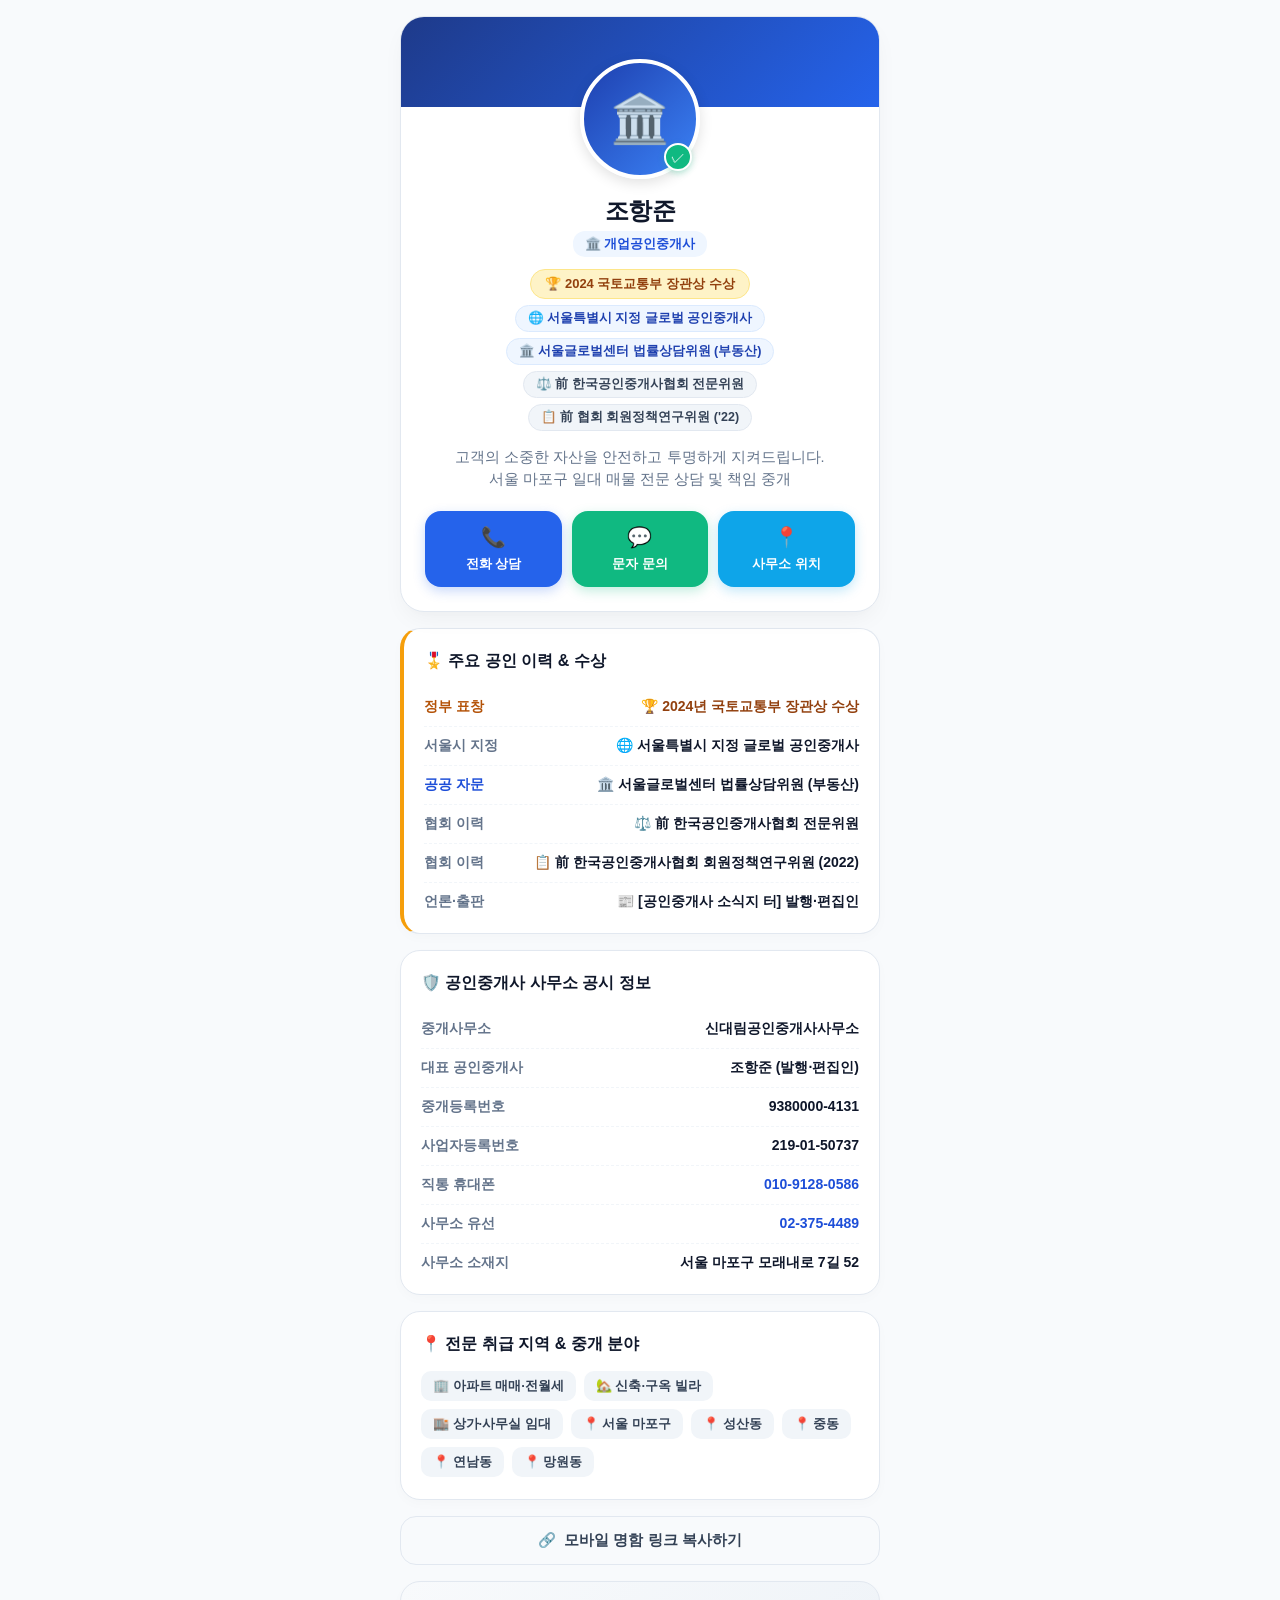
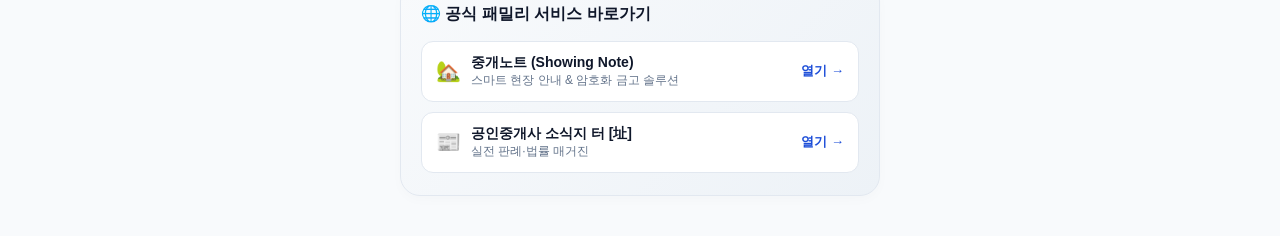
<file: profile.html>
<!DOCTYPE html>
<html lang="ko">
<head>
  <meta charset="UTF-8">
  <meta name="viewport" content="width=device-width, initial-scale=1.0, maximum-scale=1.0, user-scalable=no">
  <title>조항준 공인중개사 - 공식 정보 & 모바일 명함</title>
  <link rel="icon" type="image/png" href="icon-192.png">
  <link rel="apple-touch-icon" href="icon-192.png">
  <meta name="theme-color" content="#1e40af">

  <!-- OpenGraph 카카오톡 공유용 미리보기 메타태그 -->
  <meta property="og:title" content="조항준 대표 공인중개사 프로필 & 모바일 명함">
  <meta property="og:description" content="서울 마포구 전문 공인중개사 · 정직하고 안전한 부동산 거래 파트너">
  <meta property="og:image" content="profile.webp">

  <style>
    :root {
      --primary: #1d4ed8;
      --primary-dark: #1e3a8a;
      --bg: #f8fafc;
      --card-bg: #ffffff;
      --text-main: #0f172a;
      --text-muted: #64748b;
      --border: #e2e8f0;
      --accent-green: #10b981;
    }

    * {
      box-sizing: border-box;
      margin: 0;
      padding: 0;
      font-family: -apple-system, BlinkMacSystemFont, "Pretendard", "Apple SD Gothic Neo", "Malgun Gothic", sans-serif;
    }

    body {
      background-color: var(--bg);
      color: var(--text-main);
      min-height: 100vh;
      display: flex;
      justify-content: center;
      padding: 16px 12px 40px;
    }

    .profile-container {
      width: 100%;
      max-width: 480px;
      display: flex;
      flex-direction: column;
      gap: 16px;
    }

    /* 상단 프로필 헤더 카드 */
    .profile-card {
      background: var(--card-bg);
      border-radius: 24px;
      padding: 32px 24px 24px;
      box-shadow: 0 10px 25px -5px rgba(0, 0, 0, 0.05), 0 8px 10px -6px rgba(0, 0, 0, 0.01);
      border: 1px solid var(--border);
      text-align: center;
      position: relative;
      overflow: hidden;
    }

    .profile-card::before {
      content: "";
      position: absolute;
      top: 0;
      left: 0;
      right: 0;
      height: 90px;
      background: linear-gradient(135deg, #1e3a8a 0%, #2563eb 100%);
    }

    .avatar-wrapper {
      position: relative;
      width: 120px;
      height: 120px;
      margin: 10px auto 16px;
      border-radius: 50%;
      padding: 4px;
      background: white;
      box-shadow: 0 4px 14px rgba(0, 0, 0, 0.12);
    }

    .avatar-img {
      width: 100%;
      height: 100%;
      border-radius: 50%;
      object-fit: cover;
      display: block;
    }

    .verified-badge {
      position: absolute;
      bottom: 4px;
      right: 4px;
      background: #10b981;
      color: white;
      border-radius: 50%;
      width: 28px;
      height: 28px;
      display: flex;
      align-items: center;
      justify-content: center;
      border: 2px solid white;
      font-size: 14px;
      box-shadow: 0 2px 6px rgba(16, 185, 129, 0.3);
    }

    .realtor-name {
      font-size: 24px;
      font-weight: 800;
      color: var(--text-main);
      margin-bottom: 4px;
      letter-spacing: -0.5px;
    }

    .realtor-title {
      display: inline-flex;
      align-items: center;
      gap: 6px;
      background: #eff6ff;
      color: #1d4ed8;
      font-size: 13px;
      font-weight: 700;
      padding: 4px 12px;
      border-radius: 12px;
      margin-bottom: 12px;
    }

    .realtor-slogan {
      font-size: 14.5px;
      color: var(--text-muted);
      line-height: 1.5;
      margin-bottom: 20px;
      word-break: keep-all;
    }

    /* 핵심 액션 버튼 그리드 (전화 / 문자 / 지도) */
    .action-grid {
      display: grid;
      grid-template-columns: repeat(3, 1fr);
      gap: 10px;
    }

    .action-btn {
      display: flex;
      flex-direction: column;
      align-items: center;
      justify-content: center;
      gap: 6px;
      padding: 14px 8px;
      border-radius: 16px;
      text-decoration: none;
      font-size: 13px;
      font-weight: 700;
      transition: all 0.15s ease;
      border: none;
      cursor: pointer;
    }

    .action-btn:active {
      transform: scale(0.97);
    }

    .btn-call {
      background: #2563eb;
      color: white;
      box-shadow: 0 4px 12px rgba(37, 99, 235, 0.25);
    }

    .btn-sms {
      background: #10b981;
      color: white;
      box-shadow: 0 4px 12px rgba(16, 185, 129, 0.25);
    }

    .btn-map {
      background: #0ea5e9;
      color: white;
      box-shadow: 0 4px 12px rgba(14, 165, 233, 0.25);
    }

    .btn-icon {
      font-size: 20px;
    }

    /* 정보 상세 카드 */
    .info-card {
      background: var(--card-bg);
      border-radius: 20px;
      padding: 22px 20px;
      border: 1px solid var(--border);
      box-shadow: 0 4px 12px rgba(0, 0, 0, 0.02);
    }

    .section-title {
      font-size: 16px;
      font-weight: 800;
      color: var(--text-main);
      margin-bottom: 16px;
      display: flex;
      align-items: center;
      gap: 8px;
    }

    .info-row {
      display: flex;
      justify-content: space-between;
      align-items: flex-start;
      padding: 10px 0;
      border-bottom: 1px dashed #f1f5f9;
      font-size: 14px;
    }

    .info-row:last-child {
      border-bottom: none;
      padding-bottom: 0;
    }

    .info-label {
      color: var(--text-muted);
      font-weight: 600;
      min-width: 80px;
    }

    .info-value {
      color: var(--text-main);
      font-weight: 700;
      text-align: right;
      word-break: break-all;
    }

    .info-value a {
      color: var(--primary);
      text-decoration: none;
    }

    /* 전문 분야 태그 */
    .tag-container {
      display: flex;
      flex-wrap: wrap;
      gap: 8px;
    }

    .tag-chip {
      background: #f1f5f9;
      color: #334155;
      font-size: 13px;
      font-weight: 600;
      padding: 6px 12px;
      border-radius: 10px;
    }

    /* 하단 공유 / 복사 버튼 */
    .share-btn {
      width: 100%;
      background: #f8fafc;
      border: 1.5px solid var(--border);
      color: #334155;
      padding: 14px;
      border-radius: 16px;
      font-size: 14.5px;
      font-weight: 700;
      cursor: pointer;
      display: flex;
      align-items: center;
      justify-content: center;
      gap: 8px;
      transition: background 0.15s;
    }

    .share-btn:active {
      background: #e2e8f0;
    }

    /* 토스트 알림 */
    #toast {
      position: fixed;
      bottom: 24px;
      left: 50%;
      transform: translateX(-50%) translateY(100px);
      background: #1e293b;
      color: white;
      padding: 12px 24px;
      border-radius: 30px;
      font-size: 14px;
      font-weight: 600;
      opacity: 0;
      transition: all 0.3s cubic-bezier(0.16, 1, 0.3, 1);
      z-index: 1000;
      box-shadow: 0 10px 20px rgba(0,0,0,0.2);
    }

    #toast.show {
      transform: translateX(-50%) translateY(0);
      opacity: 1;
    }
  </style>
</head>
<body>

  <div class="profile-container">

    <!-- 프로필 헤더 카드 -->
    <div class="profile-card">
      <div class="avatar-wrapper" style="display: flex; align-items: center; justify-content: center; background: linear-gradient(135deg, #1e40af 0%, #3b82f6 100%); color: white; font-size: 48px; border: 4px solid white;">
        <span>🏛️</span>
        <div class="verified-badge" title="개업공인중개사 인증">✓</div>
      </div>

      <h1 class="realtor-name">조항준</h1>
      <div class="realtor-title">
        <span>🏛️ 개업공인중개사</span>
      </div>
      
      <!-- 핵심 공인 이력 배지 리스트 -->
      <div style="display: flex; flex-direction: column; gap: 6px; margin-bottom: 16px; align-items: center;">
        <span style="display: inline-flex; align-items: center; gap: 6px; background: #fef3c7; color: #92400e; font-size: 13px; font-weight: 800; padding: 5px 14px; border-radius: 20px; border: 1px solid #fde68a;">
          🏆 2024 국토교통부 장관상 수상
        </span>
        <div style="display: flex; flex-wrap: wrap; gap: 6px; justify-content: center;">
          <span style="display: inline-flex; align-items: center; gap: 5px; background: #eff6ff; color: #1e40af; font-size: 12.5px; font-weight: 700; padding: 4px 12px; border-radius: 16px; border: 1px solid #dbeafe;">
            🌐 서울특별시 지정 글로벌 공인중개사
          </span>
          <span style="display: inline-flex; align-items: center; gap: 5px; background: #eff6ff; color: #1e40af; font-size: 12.5px; font-weight: 700; padding: 4px 12px; border-radius: 16px; border: 1px solid #dbeafe;">
            🏛️ 서울글로벌센터 법률상담위원 (부동산)
          </span>
          <span style="display: inline-flex; align-items: center; gap: 5px; background: #f1f5f9; color: #334155; font-size: 12.5px; font-weight: 700; padding: 4px 12px; border-radius: 16px; border: 1px solid #e2e8f0;">
            ⚖️ 前 한국공인중개사협회 전문위원
          </span>
          <span style="display: inline-flex; align-items: center; gap: 5px; background: #f1f5f9; color: #334155; font-size: 12.5px; font-weight: 700; padding: 4px 12px; border-radius: 16px; border: 1px solid #e2e8f0;">
            📋 前 협회 회원정책연구위원 ('22)
          </span>
        </div>
      </div>
      <p class="realtor-slogan">
        고객의 소중한 자산을 안전하고 투명하게 지켜드립니다.<br>
        서울 마포구 일대 매물 전문 상담 및 책임 중개
      </p>

      <!-- 1초 직통 액션 버튼 -->
      <div class="action-grid">
        <a href="tel:010-9128-0586" class="action-btn btn-call">
          <span class="btn-icon">📞</span>
          <span>전화 상담</span>
        </a>
        <a href="sms:010-9128-0586" class="action-btn btn-sms">
          <span class="btn-icon">💬</span>
          <span>문자 문의</span>
        </a>
        <a href="https://map.naver.com/v5/search/%EC%84%9C%EC%9A%B8%20%EB%A7%88%ED%8F%AC%EA%B5%AC%20%EB%AA%A8%EB%9E%98%EB%82%B4%EB%A1%9C%207%EA%B8%B8%2052" target="_blank" class="action-btn btn-map">
          <span class="btn-icon">📍</span>
          <span>사무소 위치</span>
        </a>
      </div>
    </div>

    <!-- 주요 공인 이력 & 수상 경력 카드 -->
    <div class="info-card" style="border-left: 4px solid #f59e0b;">
      <div class="section-title">
        <span>🎖️ 주요 공인 이력 & 수상</span>
      </div>

      <div class="info-row" style="align-items: center;">
        <span class="info-label" style="min-width: 90px; color: #b45309; font-weight: 800;">정부 표창</span>
        <span class="info-value" style="color: #92400e;">🏆 2024년 국토교통부 장관상 수상</span>
      </div>
      <div class="info-row" style="align-items: center;">
        <span class="info-label" style="min-width: 90px;">서울시 지정</span>
        <span class="info-value">🌐 서울특별시 지정 글로벌 공인중개사</span>
      </div>
      <div class="info-row" style="align-items: center;">
        <span class="info-label" style="min-width: 90px; color: #1d4ed8; font-weight: 700;">공공 자문</span>
        <span class="info-value">🏛️ 서울글로벌센터 법률상담위원 (부동산)</span>
      </div>
      <div class="info-row" style="align-items: center;">
        <span class="info-label" style="min-width: 90px;">협회 이력</span>
        <span class="info-value">⚖️ 前 한국공인중개사협회 전문위원</span>
      </div>
      <div class="info-row" style="align-items: center;">
        <span class="info-label" style="min-width: 90px;">협회 이력</span>
        <span class="info-value">📋 前 한국공인중개사협회 회원정책연구위원 (2022)</span>
      </div>
      <div class="info-row" style="align-items: center;">
        <span class="info-label" style="min-width: 90px;">언론·출판</span>
        <span class="info-value">📰 [공인중개사 소식지 터] 발행·편집인</span>
      </div>
    </div>

    <!-- 법적 등록 정보 카드 (신뢰 보증) -->
    <div class="info-card">
      <div class="section-title">
        <span>🛡️ 공인중개사 사무소 공시 정보</span>
      </div>

      <div class="info-row">
        <span class="info-label">중개사무소</span>
        <span class="info-value">신대림공인중개사사무소</span>
      </div>
      <div class="info-row">
        <span class="info-label">대표 공인중개사</span>
        <span class="info-value">조항준 (발행·편집인)</span>
      </div>
      <div class="info-row">
        <span class="info-label">중개등록번호</span>
        <span class="info-value">9380000-4131</span>
      </div>
      <div class="info-row">
        <span class="info-label">사업자등록번호</span>
        <span class="info-value">219-01-50737</span>
      </div>
      <div class="info-row">
        <span class="info-label">직통 휴대폰</span>
        <span class="info-value"><a href="tel:010-9128-0586">010-9128-0586</a></span>
      </div>
      <div class="info-row">
        <span class="info-label">사무소 유선</span>
        <span class="info-value"><a href="tel:02-375-4489">02-375-4489</a></span>
      </div>
      <div class="info-row">
        <span class="info-label">사무소 소재지</span>
        <span class="info-value">서울 마포구 모래내로 7길 52</span>
      </div>
    </div>

    <!-- 전문 활동 분야 카드 -->
    <div class="info-card">
      <div class="section-title">
        <span>📍 전문 취급 지역 & 중개 분야</span>
      </div>
      <div class="tag-container">
        <span class="tag-chip">🏢 아파트 매매·전월세</span>
        <span class="tag-chip">🏡 신축·구옥 빌라</span>
        <span class="tag-chip">🏬 상가·사무실 임대</span>
        <span class="tag-chip">📍 서울 마포구</span>
        <span class="tag-chip">📍 성산동</span>
        <span class="tag-chip">📍 중동</span>
        <span class="tag-chip">📍 연남동</span>
        <span class="tag-chip">📍 망원동</span>
      </div>
    </div>

    <!-- 모바일 명함 공유 버튼 -->
    <button class="share-btn" onclick="copyProfileLink()">
      <span>🔗</span>
      <span>모바일 명함 링크 복사하기</span>
    </button>

    <!-- 신뢰와 소통의 두 축: 중개노트 & 소식지 터 연계 카드 -->
    <div class="info-card" style="background: linear-gradient(135deg, #f8fafc 0%, #edf2f7 100%);">
      <div class="section-title">
        <span>🌐 공식 패밀리 서비스 바로가기</span>
      </div>
      <div style="display: flex; flex-direction: column; gap: 10px;">
        <a href="index.html" style="display: flex; align-items: center; justify-content: space-between; padding: 12px 14px; background: white; border: 1.5px solid var(--border); border-radius: 12px; text-decoration: none; color: var(--text-main);">
          <div style="display: flex; align-items: center; gap: 10px;">
            <span style="font-size: 20px;">🏡</span>
            <div>
              <div style="font-weight: 800; font-size: 14px;">중개노트 (Showing Note)</div>
              <div style="font-size: 12px; color: var(--text-muted);">스마트 현장 안내 & 암호화 금고 솔루션</div>
            </div>
          </div>
          <span style="color: var(--primary); font-weight: 800; font-size: 13px;">열기 →</span>
        </a>

        <a href="https://no1korealtor.github.io/ter-magazine/" target="_blank" style="display: flex; align-items: center; justify-content: space-between; padding: 12px 14px; background: white; border: 1.5px solid var(--border); border-radius: 12px; text-decoration: none; color: var(--text-main);">
          <div style="display: flex; align-items: center; gap: 10px;">
            <span style="font-size: 20px;">📰</span>
            <div>
              <div style="font-weight: 800; font-size: 14px;">공인중개사 소식지 터 [址]</div>
              <div style="font-size: 12px; color: var(--text-muted);">실전 판례·법률 매거진</div>
            </div>
          </div>
          <span style="color: var(--primary); font-weight: 800; font-size: 13px;">열기 →</span>
        </a>
      </div>
    </div>

  </div>

  <div id="toast">링크가 클립보드에 복사되었습니다!</div>

  <script>
    function copyProfileLink() {
      const url = window.location.href;
      if (navigator.clipboard && window.isSecureContext) {
        navigator.clipboard.writeText(url).then(() => showToast());
      } else {
        const t = document.createElement("textarea");
        t.value = url;
        document.body.appendChild(t);
        t.select();
        document.execCommand("copy");
        document.body.removeChild(t);
        showToast();
      }
    }

    function showToast() {
      const toast = document.getElementById("toast");
      toast.classList.add("show");
      setTimeout(() => {
        toast.classList.remove("show");
      }, 2000);
    }
  </script>
</body>
</html>
</file>
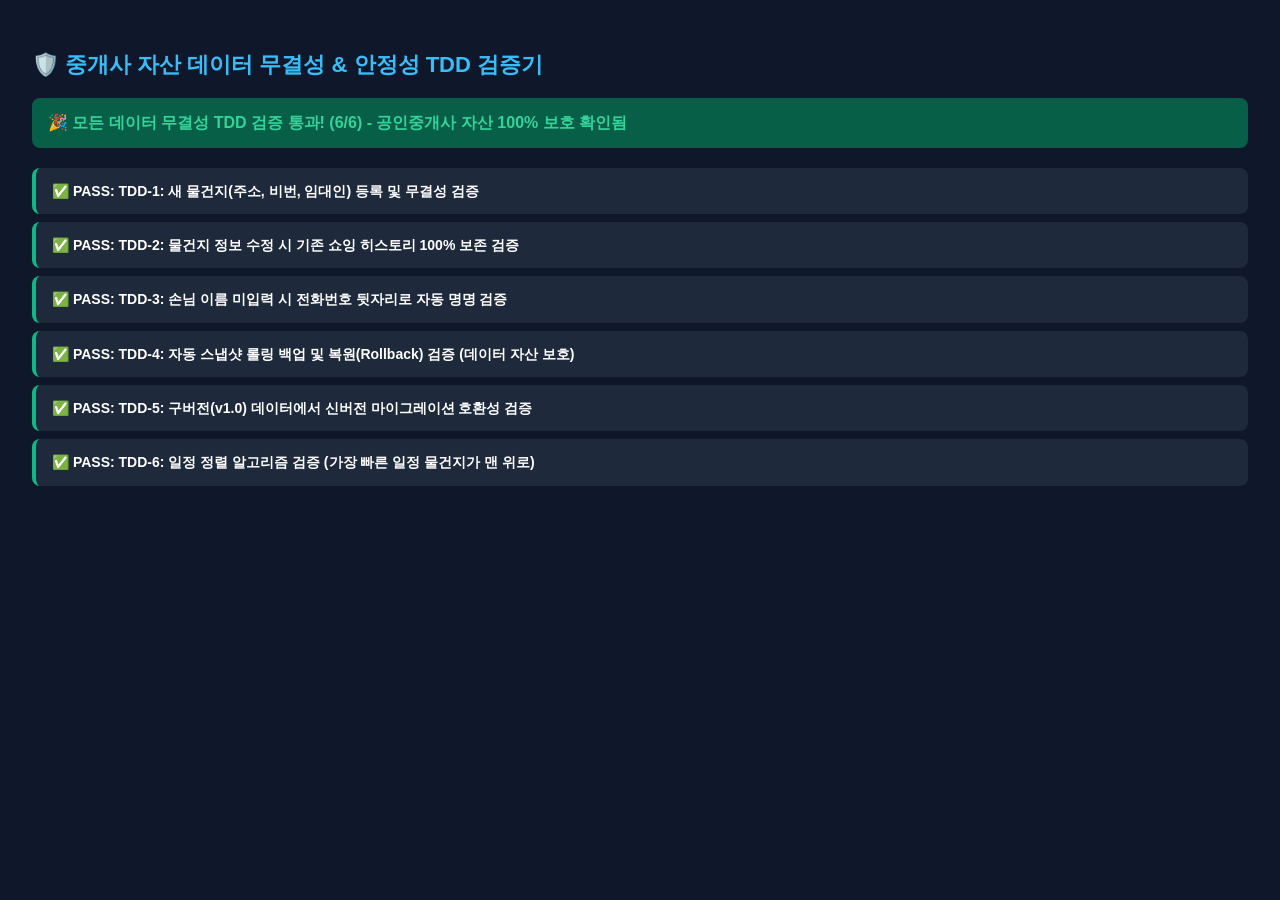
<file: test_suite.html>
<!DOCTYPE html>
<html lang="ko">
<head>
  <meta charset="UTF-8">
  <title>쇼잉수첩 데이터 무결성 TDD 테스트 러너</title>
  <style>
    body { font-family: -apple-system, BlinkMacSystemFont, "Pretendard", sans-serif; background: #0f172a; color: white; padding: 24px; line-height: 1.6; }
    h1 { font-size: 22px; color: #38bdf8; margin-bottom: 16px; }
    .summary { font-size: 16px; margin-bottom: 20px; padding: 12px 16px; border-radius: 8px; font-weight: 700; }
    .summary.pass { background: #065f46; color: #34d399; }
    .summary.fail { background: #7f1d1d; color: #f87171; }
    .test-box { background: #1e293b; border-radius: 8px; padding: 12px 16px; margin-bottom: 8px; border-left: 4px solid #64748b; }
    .test-box.pass { border-color: #10b981; }
    .test-box.fail { border-color: #ef4444; }
    .test-title { font-weight: 700; font-size: 14px; }
    .test-desc { font-size: 12px; color: #94a3b8; margin-top: 4px; }
    .test-error { font-size: 12px; color: #f87171; margin-top: 6px; font-family: monospace; }
  </style>
</head>
<body>
  <h1>🛡️ 중개사 자산 데이터 무결성 & 안정성 TDD 검증기</h1>
  <div id="summary" class="summary">테스트 실행 중...</div>
  <div id="results"></div>

  <script>
    /* In-memory mock storage for isolated TDD tests */
    class MockStorage {
      constructor() { this.store = {}; }
      getItem(key) { return this.store[key] || null; }
      setItem(key, val) { this.store[key] = String(val); }
      removeItem(key) { delete this.store[key]; }
      clear() { this.store = {}; }
    }

    /* Core Data Manager Under Test */
    class ShowingDataManager {
      constructor(storage = new MockStorage()) {
        this.storage = storage;
        this.VERSION = '1.1.0';
        this.KEY_SETTINGS = 'showing_diary_settings';
        this.KEY_PROPERTIES = 'showing_diary_properties';
        this.KEY_SHOWINGS = 'showing_diary_showings';
        this.KEY_SNAPSHOTS = 'showing_diary_snapshots';
      }

      getProperties() {
        try {
          return JSON.parse(this.storage.getItem(this.KEY_PROPERTIES) || '[]');
        } catch(e) { return []; }
      }

      getShowings() {
        try {
          return JSON.parse(this.storage.getItem(this.KEY_SHOWINGS) || '[]');
        } catch(e) { return []; }
      }

      save(properties, showings, createSnapshot = true) {
        if (createSnapshot) {
          this.pushSnapshot();
        }
        this.storage.setItem(this.KEY_PROPERTIES, JSON.stringify(properties));
        this.storage.setItem(this.KEY_SHOWINGS, JSON.stringify(showings));
      }

      pushSnapshot() {
        try {
          const snaps = JSON.parse(this.storage.getItem(this.KEY_SNAPSHOTS) || '[]');
          const current = {
            timestamp: new Date().toISOString(),
            properties: this.getProperties(),
            showings: this.getShowings()
          };
          snaps.unshift(current);
          // Keep only last 5 snapshots to protect storage
          if (snaps.length > 5) snaps.length = 5;
          this.storage.setItem(this.KEY_SNAPSHOTS, JSON.stringify(snaps));
        } catch(e){}
      }

      rollbackSnapshot(index = 0) {
        try {
          const snaps = JSON.parse(this.storage.getItem(this.KEY_SNAPSHOTS) || '[]');
          if (snaps[index]) {
            this.storage.setItem(this.KEY_PROPERTIES, JSON.stringify(snaps[index].properties));
            this.storage.setItem(this.KEY_SHOWINGS, JSON.stringify(snaps[index].showings));
            return true;
          }
        } catch(e){}
        return false;
      }

      addProperty(prop) {
        const props = this.getProperties();
        const newProp = {
          id: prop.id || 'prop-' + Date.now(),
          dong: prop.dong || '성산동',
          jibun: prop.jibun || '',
          ho: prop.ho || '',
          building: prop.building || '',
          doorPw: prop.doorPw || '',
          commonPw: prop.commonPw || '',
          ownerName: prop.ownerName || '',
          ownerPhone: prop.ownerPhone || '',
          createdAt: new Date().toISOString()
        };
        props.unshift(newProp);
        this.save(props, this.getShowings());
        return newProp;
      }

      updateProperty(id, updateData) {
        const props = this.getProperties();
        const p = props.find(item => item.id === id);
        if (!p) throw new Error('Property not found');
        Object.assign(p, updateData);
        this.save(props, this.getShowings());
        return p;
      }

      deleteProperty(id) {
        let props = this.getProperties();
        let shows = this.getShowings();
        props = props.filter(item => item.id !== id);
        shows = shows.filter(item => item.propertyId !== id);
        this.save(props, shows);
      }

      addShowing(showing) {
        const shows = this.getShowings();
        let clientName = showing.clientName || '';
        if (!clientName) {
          const phone = showing.clientPhone || '';
          const digits = phone.replace(/\D/g, '');
          clientName = digits.length >= 4 ? `손님 (${digits.slice(-4)})` : '방문 손님';
        }

        const newShow = {
          id: showing.id || 'show-' + Date.now(),
          propertyId: showing.propertyId,
          date: showing.date,
          time: showing.time || '14:00',
          clientPhone: showing.clientPhone || '',
          clientName,
          memo: showing.memo || '',
          feedback: showing.feedback || '',
          status: showing.status || 'pending'
        };
        shows.push(newShow);
        this.save(this.getProperties(), shows);
        return newShow;
      }

      /* Schema Migration & Auto-Healing */
      migrateAndHeal(data) {
        if (!data || typeof data !== 'object') throw new Error('Invalid backup data');
        const properties = (data.properties || []).map(p => ({
          id: p.id || 'prop-' + Math.random().toString(36).substr(2, 9),
          dong: p.dong || '기본동',
          jibun: p.jibun || '미상',
          ho: p.ho || '',
          building: p.building || p.buildingName || '',
          doorPw: p.doorPw || '',
          commonPw: p.commonPw || '',
          ownerName: p.ownerName || '',
          ownerPhone: p.ownerPhone || ''
        }));

        const showings = (data.showings || []).map(s => ({
          id: s.id || 'show-' + Math.random().toString(36).substr(2, 9),
          propertyId: s.propertyId,
          date: s.date || '2026-01-01',
          time: s.time || '14:00',
          clientPhone: s.clientPhone || '',
          clientName: s.clientName || '손님',
          memo: s.memo || '',
          feedback: s.feedback || ''
        }));

        return { properties, showings };
      }
    }

    /* Test Runner */
    const tests = [
      {
        name: 'TDD-1: 새 물건지(주소, 비번, 임대인) 등록 및 무결성 검증',
        fn: () => {
          const dm = new ShowingDataManager();
          const p = dm.addProperty({ dong: '성산동', jibun: '234-12', ho: '201호', doorPw: '1234*', ownerPhone: '010-1111-2222' });
          const list = dm.getProperties();
          if (list.length !== 1) throw new Error('등록된 매물 수가 1이어야 합니다.');
          if (list[0].jibun !== '234-12' || list[0].doorPw !== '1234*') throw new Error('데이터 필드가 일치하지 않습니다.');
        }
      },
      {
        name: 'TDD-2: 물건지 정보 수정 시 기존 쇼잉 히스토리 100% 보존 검증',
        fn: () => {
          const dm = new ShowingDataManager();
          const p = dm.addProperty({ dong: '중동', jibun: '100-1', ho: '301호' });
          dm.addShowing({ propertyId: p.id, date: '2026-10-25', time: '14:00', clientPhone: '010-9999-8888' });

          // 비번 및 호수 수정
          dm.updateProperty(p.id, { ho: '302호', doorPw: '9988#' });

          const updated = dm.getProperties()[0];
          const shows = dm.getShowings();
          if (updated.ho !== '302호' || updated.doorPw !== '9988#') throw new Error('수정 내용 반영 실패');
          if (shows.length !== 1 || shows[0].propertyId !== p.id) throw new Error('기존 쇼잉 이력이 유실되었습니다!');
        }
      },
      {
        name: 'TDD-3: 손님 이름 미입력 시 전화번호 뒷자리로 자동 명명 검증',
        fn: () => {
          const dm = new ShowingDataManager();
          const p = dm.addProperty({ dong: '성산동', jibun: '55-1' });
          const s = dm.addShowing({ propertyId: p.id, date: '2026-10-23', clientPhone: '010-3456-7890' });
          if (s.clientName !== '손님 (7890)') throw new Error(`예상: 손님 (7890), 실제: ${s.clientName}`);
        }
      },
      {
        name: 'TDD-4: 자동 스냅샷 롤링 백업 및 복원(Rollback) 검증 (데이터 자산 보호)',
        fn: () => {
          const dm = new ShowingDataManager();
          dm.addProperty({ dong: '성산동', jibun: '111-1' });
          dm.addProperty({ dong: '성산동', jibun: '222-2' });

          // 실수로 전부 삭제됨을 시뮬레이션
          const props = dm.getProperties();
          dm.deleteProperty(props[0].id);
          dm.deleteProperty(props[1].id);
          if (dm.getProperties().length !== 0) throw new Error('삭제 시뮬레이션 실패');

          // 스냅샷으로 긴급 롤백
          const ok = dm.rollbackSnapshot(1);
          if (!ok) throw new Error('스냅샷 롤백 실패');
          if (dm.getProperties().length < 1) throw new Error('롤백 후 데이터가 복원되지 않았습니다!');
        }
      },
      {
        name: 'TDD-5: 구버전(v1.0) 데이터에서 신버전 마이그레이션 호환성 검증',
        fn: () => {
          const dm = new ShowingDataManager();
          // buildingName 같은 옛날 필드명이 있는 레거시 데이터
          const legacyBackup = {
            properties: [
              { dong: '중동', jibun: '77-1', buildingName: '옛날빌라', doorPw: '1111' }
            ],
            showings: [
              { propertyId: 'legacy-1', date: '2026-10-01', clientName: '직방' }
            ]
          };
          const healed = dm.migrateAndHeal(legacyBackup);
          if (healed.properties[0].building !== '옛날빌라') throw new Error('buildingName -> building 필드 매핑 실패');
          if (!healed.properties[0].id) throw new Error('누락된 ID 자동 생성 실패');
        }
      },
      {
        name: 'TDD-6: 일정 정렬 알고리즘 검증 (가장 빠른 일정 물건지가 맨 위로)',
        fn: () => {
          const today = '2026-10-23';
          const p1 = { id: 'p1', dong: '성산동', jibun: '10' }; // 16:00
          const p2 = { id: 'p2', dong: '중동', jibun: '20' };   // 14:00 (더 빠름!)
          const showings = [
            { propertyId: 'p1', date: today, time: '16:00' },
            { propertyId: 'p2', date: today, time: '14:00' }
          ];
          const sorted = [p1, p2].sort((a, b) => {
            const aUp = showings.find(s => s.propertyId === a.id);
            const bUp = showings.find(s => s.propertyId === b.id);
            return (aUp.date + aUp.time).localeCompare(bUp.date + bUp.time);
          });
          if (sorted[0].id !== 'p2') throw new Error('14:00 약속이 있는 p2가 1등으로 정렬되어야 합니다.');
        }
      }
    ];

    /* Run */
    let passedCount = 0;
    const resultsContainer = document.getElementById('results');

    tests.forEach((t, i) => {
      let isPass = true;
      let errMsg = '';
      try {
        t.fn();
        passedCount++;
      } catch(e) {
        isPass = false;
        errMsg = e.message;
      }

      const box = document.createElement('div');
      box.className = `test-box ${isPass ? 'pass' : 'fail'}`;
      box.innerHTML = `
        <div class="test-title">${isPass ? '✅ PASS' : '❌ FAIL'}: ${t.name}</div>
        ${errMsg ? `<div class="test-error">${errMsg}</div>` : ''}
      `;
      resultsContainer.appendChild(box);
    });

    const summary = document.getElementById('summary');
    if (passedCount === tests.length) {
      summary.className = 'summary pass';
      summary.textContent = `🎉 모든 데이터 무결성 TDD 검증 통과! (${passedCount}/${tests.length}) - 공인중개사 자산 100% 보호 확인됨`;
    } else {
      summary.className = 'summary fail';
      summary.textContent = `⚠️ 일부 검증 실패: ${passedCount}/${tests.length}`;
    }
  </script>
</body>
</html>
</file>
<file: style.css>
:root {
      --primary: #1d4ed8;
      --primary-light: #eff6ff;
      --bg: #f1f5f9;
      --card: #ffffff;
      --text: #0f172a;
      --sub: #475569;
      --border: #cbd5e1;
      --success: #15803d;
      --warn: #b45309;
    }

    * { box-sizing: border-box; margin: 0; padding: 0; font-family: -apple-system, BlinkMacSystemFont, "Pretendard", sans-serif; -webkit-tap-highlight-color: transparent; }
    body { 
      background-color: var(--bg); 
      color: var(--text); 
      padding-bottom: calc(90px + env(safe-area-inset-bottom, 24px)); 
      font-size: 15px; 
    }

    /* Top Bar */
    header {
      position: sticky; top: 0; z-index: 50; background: #ffffff;
      border-bottom: 2px solid #e2e8f0; 
      padding-top: calc(8px + env(safe-area-inset-top, 0px));
      padding-bottom: 8px;
      padding-left: calc(8px + env(safe-area-inset-left, 0px));
      padding-right: calc(8px + env(safe-area-inset-right, 0px));
      display: flex; align-items: center; justify-content: space-between;
      gap: 6px;
    }
    .header-title { 
      font-size: 15px; font-weight: 800; color: #1e293b; 
      display: flex; align-items: center; gap: 3px; 
      white-space: nowrap; flex-shrink: 0; 
    }
    .header-btns { 
      display: flex; gap: 4px; align-items: center; flex-wrap: nowrap; flex-shrink: 1; min-width: 0;
    }
    .btn-top {
      background: #f8fafc; border: 1.5px solid var(--border); border-radius: 8px;
      padding: 5px 6px; font-size: 11px; font-weight: 700; cursor: pointer; color: #334155;
      white-space: nowrap; display: inline-flex; align-items: center; justify-content: center; gap: 2px;
      flex-shrink: 0;
    }
    .btn-top.icon-only {
      padding: 5px 7px;
      font-size: 13px;
    }
    @media (max-width: 420px) {
      header {
        padding-left: 6px;
        padding-right: 6px;
        gap: 4px;
      }
      .header-title { font-size: 14px; }
      .header-btns { gap: 3px; }
      .btn-top { padding: 4px 5px; font-size: 10.5px; }
      .btn-top.icon-only { padding: 4px 6px; font-size: 12px; }
    }
    .btn-top.primary { background: var(--primary); color: white; border-color: var(--primary); }

    .main-wrap { max-width: 640px; margin: 0 auto; padding: 12px 14px; }

    /* Filter & Search Bar */
    .filter-bar {
      display: flex; gap: 8px; margin-bottom: 10px; overflow-x: auto; padding-bottom: 4px;
    }
    .dong-pill {
      background: #ffffff; border: 1.5px solid var(--border); border-radius: 20px;
      padding: 6px 14px; font-size: 14px; font-weight: 700; color: #475569; cursor: pointer; white-space: nowrap;
    }
    .dong-pill.active { background: #1e293b; color: white; border-color: #1e293b; }

    /* Search Box with Clear Button */
    .search-wrap {
      position: relative;
      margin-bottom: 12px;
    }
    .search-box {
      width: 100%; padding: 11px 38px 11px 14px; border-radius: 10px; border: 1.5px solid var(--border);
      background: white; font-size: 15px; outline: none; transition: border-color 0.15s, box-shadow 0.15s;
    }
    .search-box:focus {
      border-color: #2563eb;
      box-shadow: 0 0 0 3px rgba(37, 99, 235, 0.12);
    }
    .btn-search-clear {
      position: absolute; right: 10px; top: 50%; transform: translateY(-50%);
      width: 22px; height: 22px; border-radius: 50%; background: #cbd5e1;
      color: #475569; border: none; font-size: 13px; font-weight: 800;
      display: none; align-items: center; justify-content: center; cursor: pointer;
    }
    .btn-search-clear:active { background: #94a3b8; color: white; }

    /* 손님 선택 풀다운 및 등록 바 (한 줄 슬림 레이아웃) */
    .showing-session-bar {
      display: flex;
      align-items: center;
      gap: 8px;
      margin-bottom: 10px;
    }

    .showing-select-wrap {
      flex: 1;
      position: relative;
      min-width: 0;
    }

    .showing-dropdown-select {
      width: 100%;
      height: 40px;
      padding: 0 32px 0 12px;
      background: #ffffff;
      border: 1.5px solid #cbd5e1;
      border-radius: 10px;
      font-size: 13.5px;
      font-weight: 700;
      color: #1e293b;
      appearance: none;
      -webkit-appearance: none;
      outline: none;
      text-overflow: ellipsis;
      white-space: nowrap;
      overflow: hidden;
      cursor: pointer;
      box-shadow: 0 1px 3px rgba(0,0,0,0.04);
      transition: all 0.15s ease;
    }
    .showing-dropdown-select:focus {
      border-color: #2563eb;
      box-shadow: 0 0 0 3px rgba(37,99,235,0.12);
    }
    .showing-dropdown-select.is-active-session {
      background: #eff6ff;
      border-color: #2563eb;
      color: #1d4ed8;
      font-weight: 800;
    }

    .showing-select-arrow {
      position: absolute;
      right: 12px;
      top: 50%;
      transform: translateY(-50%);
      pointer-events: none;
      font-size: 11px;
      color: #64748b;
    }

    .btn-new-showing-tag {
      background: #1e293b;
      color: #ffffff;
      border: 1px solid #0f172a;
      border-radius: 10px;
      height: 40px;
      padding: 0 14px;
      font-size: 13px;
      font-weight: 800;
      white-space: nowrap;
      cursor: pointer;
      display: inline-flex;
      align-items: center;
      gap: 5px;
      flex-shrink: 0;
      box-shadow: 0 2px 6px rgba(15, 23, 42, 0.12);
      transition: all 0.15s ease;
    }
    .btn-new-showing-tag:active {
      background: #0f172a;
      transform: scale(0.96);
    }

    /* 손님 활성화 상태 배너 (슬림 2단 정렬 레이아웃) */
    .showing-active-banner {
      background: linear-gradient(135deg, #1e3a8a 0%, #2563eb 100%);
      color: #ffffff;
      border-radius: 12px;
      padding: 12px 14px;
      margin-bottom: 12px;
      box-shadow: 0 4px 12px rgba(37, 99, 235, 0.2);
    }
    .showing-active-banner-top {
      display: flex;
      align-items: baseline;
      justify-content: space-between;
      gap: 8px;
    }
    .showing-active-banner-title {
      font-size: 15px;
      font-weight: 900;
      display: flex;
      align-items: center;
      gap: 6px;
      letter-spacing: -0.2px;
    }
    .showing-active-banner-actions {
      display: grid;
      grid-template-columns: repeat(4, 1fr);
      gap: 6px;
      margin-top: 10px;
    }
    .btn-banner-action {
      height: 36px;
      padding: 0 4px;
      border-radius: 8px;
      font-size: 12.5px;
      font-weight: 800;
      cursor: pointer;
      display: inline-flex;
      align-items: center;
      justify-content: center;
      white-space: nowrap;
      transition: all 0.12s ease;
      -webkit-tap-highlight-color: transparent;
      user-select: none;
    }
    .btn-banner-action:active {
      transform: scale(0.96);
    }
    .btn-banner-action.mode-toggle {
      background: #ffffff;
      color: #1d4ed8;
      border: none;
      box-shadow: 0 2px 5px rgba(0, 0, 0, 0.12);
    }
    .btn-banner-action.finish {
      background: #10b981;
      color: #ffffff;
      border: 1px solid #059669;
      box-shadow: 0 2px 5px rgba(16, 185, 129, 0.25);
    }
    .btn-banner-action.close-view {
      background: rgba(255, 255, 255, 0.16);
      color: #ffffff;
      border: 1px solid rgba(255, 255, 255, 0.35);
    }
    .btn-banner-action.delete-sess {
      background: rgba(239, 68, 68, 0.2);
      color: #fecaca;
      border: 1px solid rgba(248, 113, 113, 0.4);
    }

    /* 확실한 터치형 장바구니 버튼 (입체감 있는 버튼 디자인) */
    .showing-basket-btn {
      background: #eff6ff;
      border: 1.5px solid #3b82f6;
      color: #1d4ed8;
      border-radius: 8px;
      padding: 6px 12px;
      font-size: 13px;
      font-weight: 800;
      cursor: pointer;
      display: inline-flex;
      align-items: center;
      gap: 5px;
      box-shadow: 0 2px 5px rgba(37, 99, 235, 0.18);
      transition: all 0.12s ease;
      -webkit-tap-highlight-color: transparent;
      user-select: none;
    }
    .showing-basket-btn:active {
      transform: scale(0.95);
      background: #dbeafe;
    }
    .showing-basket-btn.in-basket {
      background: #2563eb;
      border-color: #1e40af;
      color: #ffffff;
      box-shadow: 0 2px 6px rgba(37, 99, 235, 0.35);
    }
    .showing-basket-btn.in-basket:active {
      background: #1d4ed8;
    }

    /* 손님 피드백 입력창 */
    .showing-feedback-wrap {
      margin-top: 8px;
      background: #f8fafc;
      border: 1px solid #e2e8f0;
      border-radius: 8px;
      padding: 8px 10px;
    }
    .showing-feedback-input {
      width: 100%;
      border: 1px solid #cbd5e1;
      border-radius: 6px;
      padding: 6px 8px;
      font-size: 12.5px;
      background: #ffffff;
      margin-top: 4px;
    }

    /* Sort Bar */
    .sort-bar {
      display: flex; justify-content: space-between; align-items: center; margin-bottom: 12px;
    }
    .btn-sort {
      background: #ffffff; border: 1.5px solid var(--border); border-radius: 8px;
      padding: 5px 10px; font-size: 12px; font-weight: 700; color: #475569; cursor: pointer;
    }
    .btn-sort.active {
      background: #1d4ed8; color: white; border-color: #1d4ed8;
    }

    /* Address Common Badges */
    .star-bullet {
      color: #f59e0b; font-size: 19px; line-height: 1; margin-right: 2px; display: inline-block; vertical-align: middle;
    }
    .addr-dong-badge {
      display: inline-block; background: #e0e7ff; color: #3730a3;
      font-size: 13.5px; font-weight: 800; padding: 2px 7px; border-radius: 6px; margin-right: 3px; vertical-align: middle;
    }
    .btn-owner-call {
      background: #fef3c7; border: 1px solid #fde68a; border-radius: 6px;
      padding: 5px 10px; font-size: 12px; font-weight: 800; color: #92400e; text-decoration: none;
    }

    /* Modal Styling */
    .modal-overlay {
      position: fixed; inset: 0; background: rgba(0,0,0,0.6); z-index: 100;
      display: none; align-items: flex-end; justify-content: center;
    }
    .modal-overlay.open { display: flex; }
    .modal-sheet {
      background: white; width: 100%; max-width: 600px;
      box-sizing: border-box; flex-shrink: 0;
      border-radius: 16px 16px 0 0; 
      padding: 18px 20px calc(24px + env(safe-area-inset-bottom, 20px));
      max-height: 90vh; overflow-y: auto;
      -webkit-overflow-scrolling: touch;
      box-shadow: 0 -4px 16px rgba(0,0,0,0.2);
    }
    .modal-title { font-size: 17px; font-weight: 800; margin-bottom: 14px; display: flex; justify-content: space-between; align-items: center; border-bottom: 1.5px solid var(--border); padding-bottom: 10px; }
    .form-group { margin-bottom: 12px; }
    .form-label { display: block; font-size: 13px; font-weight: 700; color: var(--sub); margin-bottom: 4px; }
    .form-input, .form-select, .form-textarea {
      width: 100%; padding: 10px 12px; border: 1.5px solid var(--border); border-radius: 8px; font-size: 14px; outline: none; background: #fff;
    }
    .form-input:focus, .form-textarea:focus { border-color: var(--primary); }
    .form-row-2 { display: flex; gap: 8px; }
    .form-row-2 > div { flex: 1; }
    .btn-submit {
      width: 100%; background: var(--primary); color: white; border: none; border-radius: 10px;
      padding: 13px; font-size: 15px; font-weight: 800; cursor: pointer; margin-top: 14px; margin-bottom: 8px;
    }

    /* Chips inside modal */
    .chips { display: flex; gap: 6px; flex-wrap: wrap; margin-bottom: 8px; }
    .chip {
      background: var(--bg); border: 1px solid var(--border); border-radius: 14px;
      padding: 4px 10px; font-size: 12.5px; font-weight: 600; cursor: pointer; color: var(--sub);
    }
    .chip.active { background: var(--primary); color: white; border-color: var(--primary); }

    /* Toast Notification */
    #toast {
      position: fixed; bottom: calc(65px + env(safe-area-inset-bottom, 20px)); left: 50%; transform: translateX(-50%);
      background: #1e293b; color: white; padding: 10px 20px; border-radius: 20px; font-size: 13.5px; font-weight: 700;
      opacity: 0; pointer-events: none; transition: opacity 0.25s, transform 0.25s; z-index: 200; white-space: nowrap;
      box-shadow: 0 4px 12px rgba(0,0,0,0.15);
    }
    #toast.show { opacity: 1; transform: translateX(-50%) translateY(-6px); }

    /* PIN Lock Screen */
    #lockScreen {
      position: fixed; inset: 0; background: #0f172a; z-index: 999;
      display: flex; flex-direction: column; align-items: center; justify-content: center;
      color: white; user-select: none;
    }
    .pin-dots { display: flex; gap: 14px; margin: 28px 0; }
    .pin-dot {
      width: 15px; height: 15px; border-radius: 50%; border: 2px solid #64748b; background: transparent; transition: all 0.15s;
    }
    .pin-dot.filled { background: #38bdf8; border-color: #38bdf8; transform: scale(1.15); }
    .pin-pad {
      display: grid; grid-template-columns: repeat(3, 76px); gap: 16px; margin-top: 10px;
    }
    .pin-key {
      width: 76px; height: 76px; border-radius: 50%; background: #1e293b; border: 1.5px solid #334155;
      color: white; font-size: 26px; font-weight: 700; cursor: pointer; display: flex;
      align-items: center; justify-content: center; transition: background 0.12s, transform 0.08s;
      outline: none; -webkit-tap-highlight-color: transparent;
    }
    .pin-key:active { background: #38bdf8; color: #0f172a; transform: scale(0.92); }

    /* Initial PIN Alert Banner */
    #initialPinBanner {
      background: #fffbeb; border-bottom: 1.5px solid #fde68a; color: #92400e;
      padding: 9px 14px; font-size: 13px; font-weight: 700; display: none;
      align-items: center; justify-content: space-between; gap: 8px;
    }
    .banner-left { display: flex; align-items: center; gap: 6px; }
    .banner-btn {
      background: #f59e0b; color: white; border: none; padding: 4px 10px; border-radius: 6px;
      font-size: 12px; font-weight: 800; cursor: pointer; white-space: nowrap; flex-shrink: 0;
    }

    /* Complex Level Outer Box */
    .complex-card {
      background: #ffffff; border-radius: 12px; border: 1.5px solid #cbd5e1;
      margin-bottom: 14px; overflow: hidden; box-shadow: 0 2px 8px rgba(0,0,0,0.04);
      transition: border-color 0.2s, box-shadow 0.2s;
    }
    .complex-card.has-utility-settlement {
      border: 1.5px solid #818cf8;
      box-shadow: 0 4px 14px rgba(99, 102, 241, 0.12);
    }
    .complex-card.has-utility-settlement .complex-header {
      background: #f5f3ff;
      border-bottom: 1.5px solid #ddd6fe;
    }
    .complex-header {
      background: #f8fafc; border-bottom: 1.5px solid #e2e8f0; padding: 11px 13px;
    }
    .complex-top-row {
      display: flex; align-items: center; justify-content: space-between; gap: 8px;
    }
    .complex-addr-title {
      font-size: 16px; font-weight: 900; color: #0f172a; display: flex; align-items: center; gap: 4px; flex-wrap: wrap;
    }
    .complex-addr-link {
      color: #0f172a; text-decoration: none; display: inline-flex; align-items: center; gap: 4px;
      padding: 2px 4px; border-radius: 6px; transition: background 0.15s;
    }
    .complex-addr-link:active {
      background: #e2e8f0; color: #1d4ed8;
    }

    /* Building Dong Section inside Complex */
    .dong-group-section {
      border-bottom: 1.5px solid #e2e8f0; background: #fbfcfe;
    }
    .dong-group-section:last-child {
      border-bottom: none;
    }
    .dong-group-header {
      background: #f8fafc; padding: 7px 12px; display: flex; align-items: center; justify-content: space-between;
      border-bottom: 1px solid #e2e8f0; font-size: 12.5px; font-weight: 800; color: #1e293b;
    }
    .dong-group-badge {
      display: inline-flex; align-items: center; gap: 4px; background: #1e293b; color: white;
      font-size: 11.5px; font-weight: 800; padding: 2px 7px; border-radius: 5px;
    }
    .dong-common-pw-badge {
      font-size: 12px; font-weight: 700; color: #475569; background: #ffffff; border: 1px solid #cbd5e1;
      padding: 2px 7px; border-radius: 5px;
    }
    .dong-common-pw-badge span {
      color: #2563eb; font-weight: 900; font-family: monospace;
    }

    /* Individual Unit (Ho) Container inside Dong */
    .unit-card-item {
      padding: 10px 12px; border-bottom: 1px dashed #e2e8f0; background: #ffffff;
      transition: background-color 0.2s;
    }
    .unit-card-item.is-utility-settlement {
      background: #faf5ff !important;
      border-left: 3.5px solid #6366f1;
    }
    .unit-card-item:last-child {
      border-bottom: none;
    }
    .unit-header-row {
      display: flex; align-items: center; justify-content: space-between; flex-wrap: wrap; gap: 6px;
    }
    .unit-ho-tag {
      font-size: 16px; font-weight: 900; color: #1d4ed8; background: #eff6ff;
      border: 1px solid #bfdbfe; padding: 2px 8px; border-radius: 6px;
    }
    .unit-door-pw {
      font-size: 12.5px; font-weight: 700; color: #334155;
    }
    .unit-door-pw span {
      font-size: 14.5px; font-weight: 900; color: #1e40af; font-family: monospace;
    }

    /* Accordion Toggle Bar for Unit Details */
    .btn-unit-toggle {
      width: 100%; margin-top: 8px; background: #f8fafc; border: 1px solid #e2e8f0;
      border-radius: 6px; padding: 6px 10px; font-size: 12px; font-weight: 700; color: #475569;
      display: flex; align-items: center; justify-content: space-between; cursor: pointer;
      transition: background 0.15s, border-color 0.15s;
    }
    .btn-unit-toggle:active {
      background: #f1f5f9;
    }
    .btn-unit-toggle.active {
      background: #eff6ff; border-color: #bfdbfe; color: #1d4ed8; font-weight: 800;
    }
    .unit-collapsible-detail {
      display: none; padding-top: 8px;
    }
    .unit-collapsible-detail.open {
      display: block; animation: fadeInDetail 0.2s ease-in-out;
    }
    @keyframes fadeInDetail {
      from { opacity: 0; transform: translateY(-4px); }
      to { opacity: 1; transform: translateY(0); }
    }

    .unit-contacts-row {
      display: flex; gap: 6px; align-items: center; flex-wrap: wrap; margin-top: 4px;
    }
    .unit-memo-box {
      margin-top: 8px; background: #fffbeb; border: 1px solid #fef3c7; border-radius: 6px;
      padding: 7px 10px; font-size: 12px; color: #92400e; display: flex; gap: 6px; align-items: flex-start;
    }
    .unit-actions-row {
      display: flex; justify-content: space-between; align-items: center; gap: 6px; margin-top: 10px; padding-top: 8px; border-top: 1px dashed #e2e8f0;
    }
    .btn-mini-act {
      background: transparent; border: 1px solid #cbd5e1; border-radius: 4px;
      padding: 3px 8px; font-size: 11.5px; font-weight: 700; color: #475569; cursor: pointer;
    }

    /* Floating Bottom Dock (명함 & 사용설명서) */
    .floating-bottom-dock {
      position: fixed;
      right: 14px;
      bottom: calc(18px + env(safe-area-inset-bottom, 18px));
      z-index: 40;
      display: flex;
      align-items: center;
      gap: 8px;
    }
    .btn-floating-pill {
      box-shadow: 0 4px 14px rgba(0, 0, 0, 0.18);
      padding: 8px 13px;
      border-radius: 22px;
      font-size: 12.5px;
      font-weight: 800;
      display: inline-flex;
      align-items: center;
      gap: 5px;
      text-decoration: none;
      transition: transform 0.15s, background 0.15s, box-shadow 0.15s;
    }
    .btn-floating-profile {
      background: #eff6ff;
      color: #1d4ed8;
      border: 1.5px solid #93c5fd;
    }
    .btn-floating-guide {
      background: #0f172a;
      color: #f8fafc;
      border: 1.5px solid #334155;
    }
    .btn-floating-pill:active {
      transform: scale(0.94);
    }
    .btn-floating-profile:active {
      background: #dbeafe;
    }
    .btn-floating-guide:active {
      background: #1e293b;
    }
</file>
